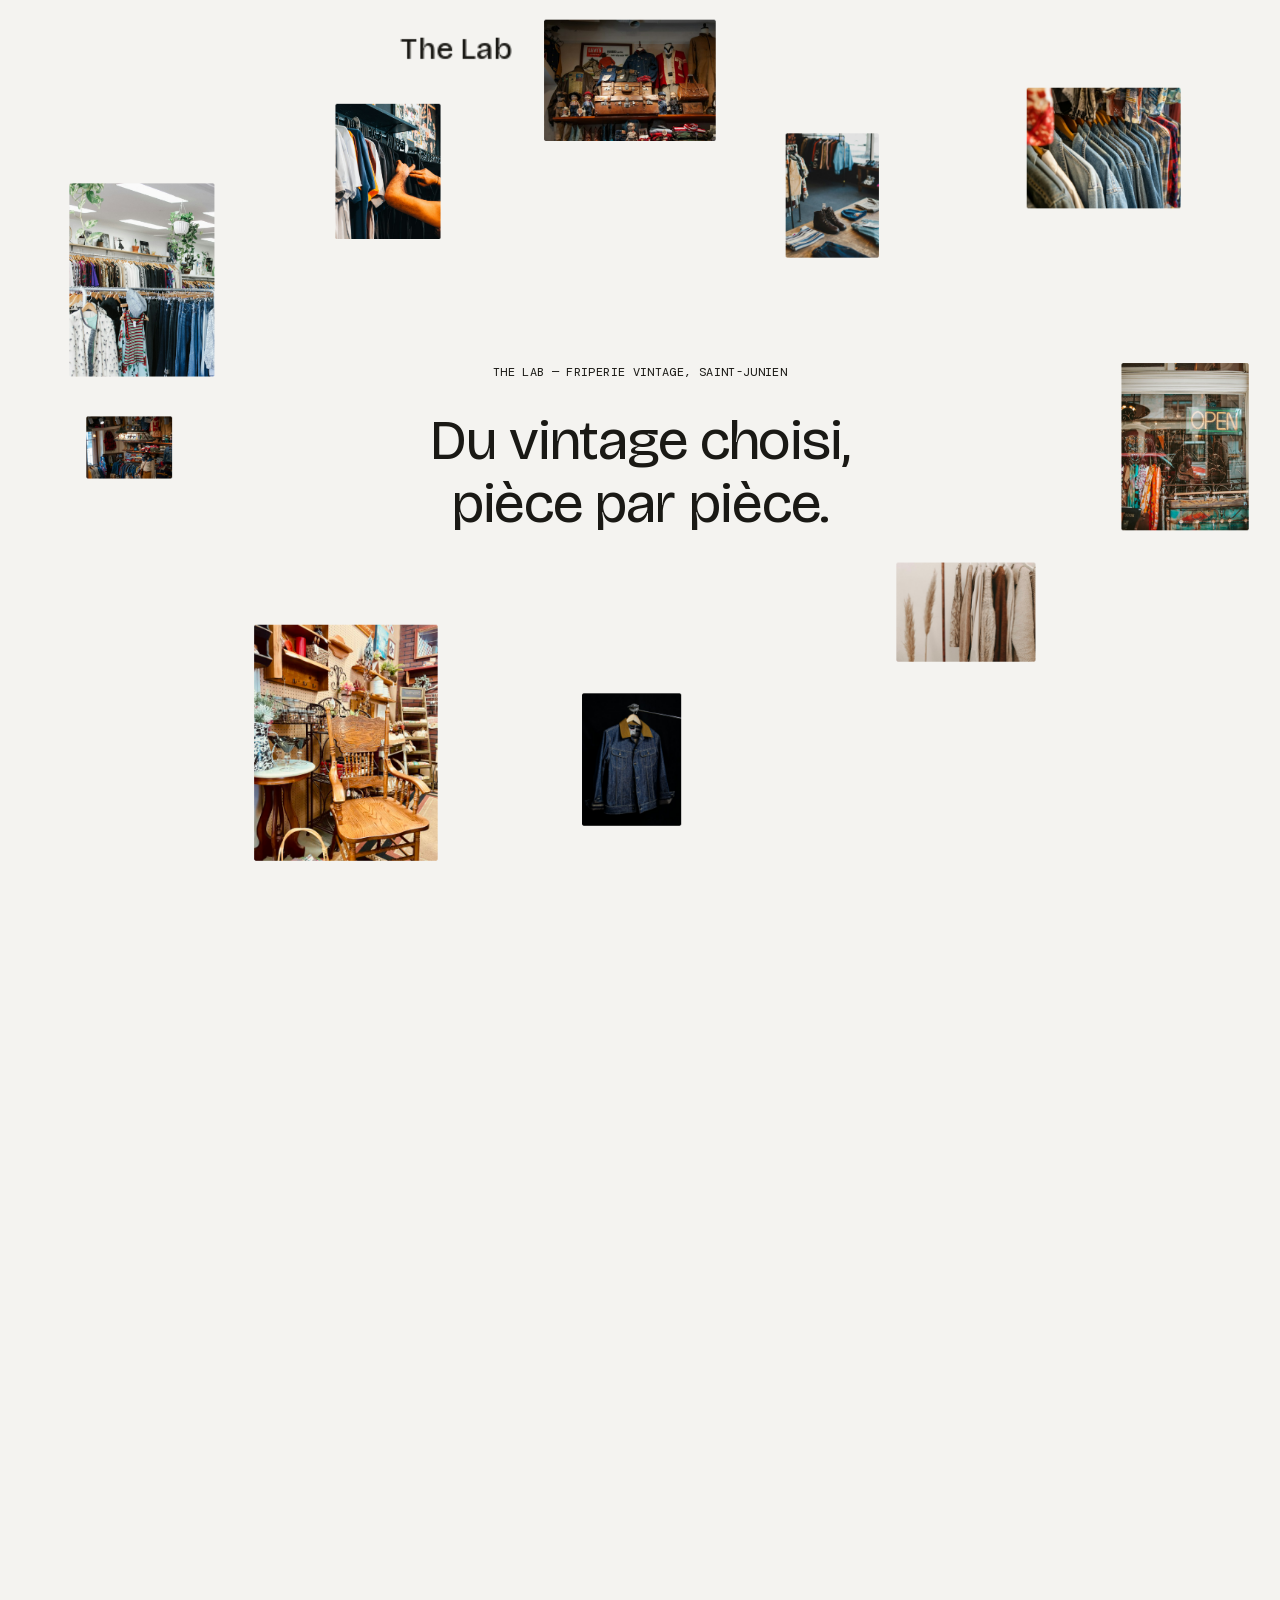
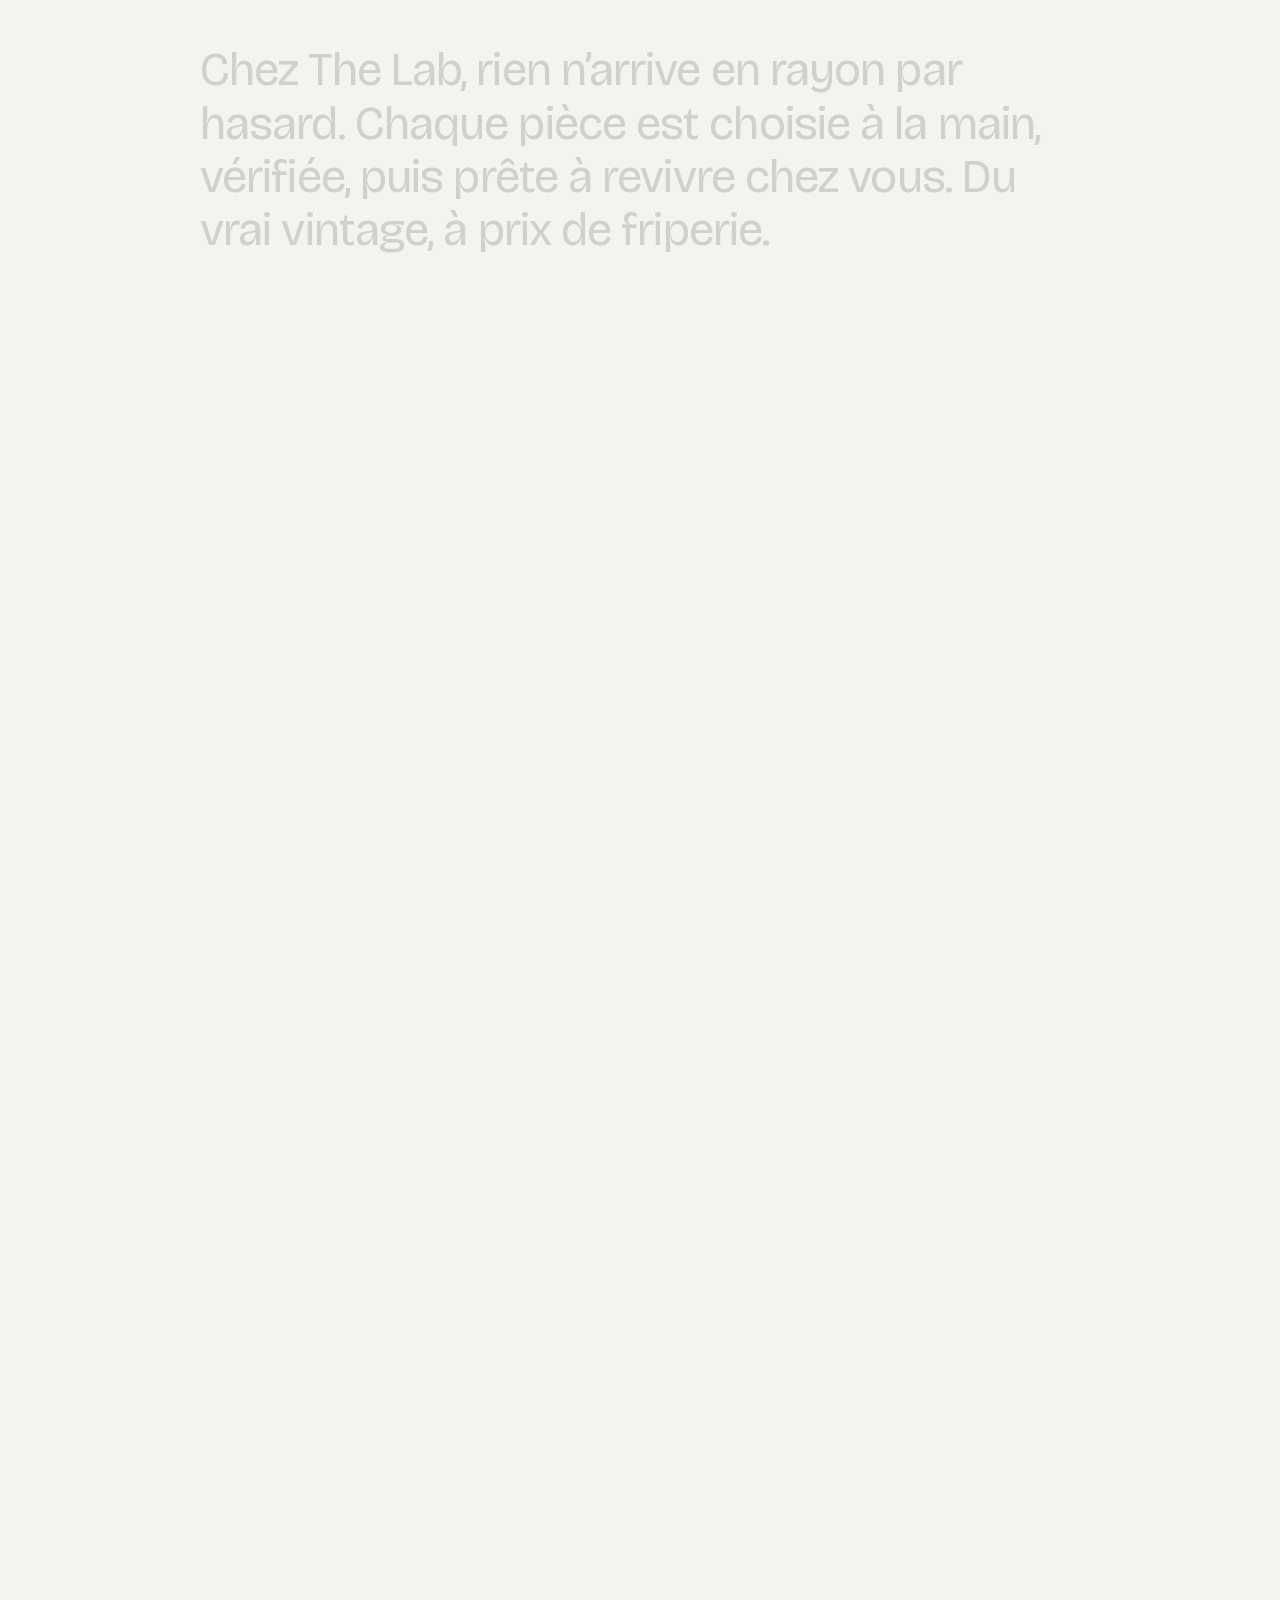
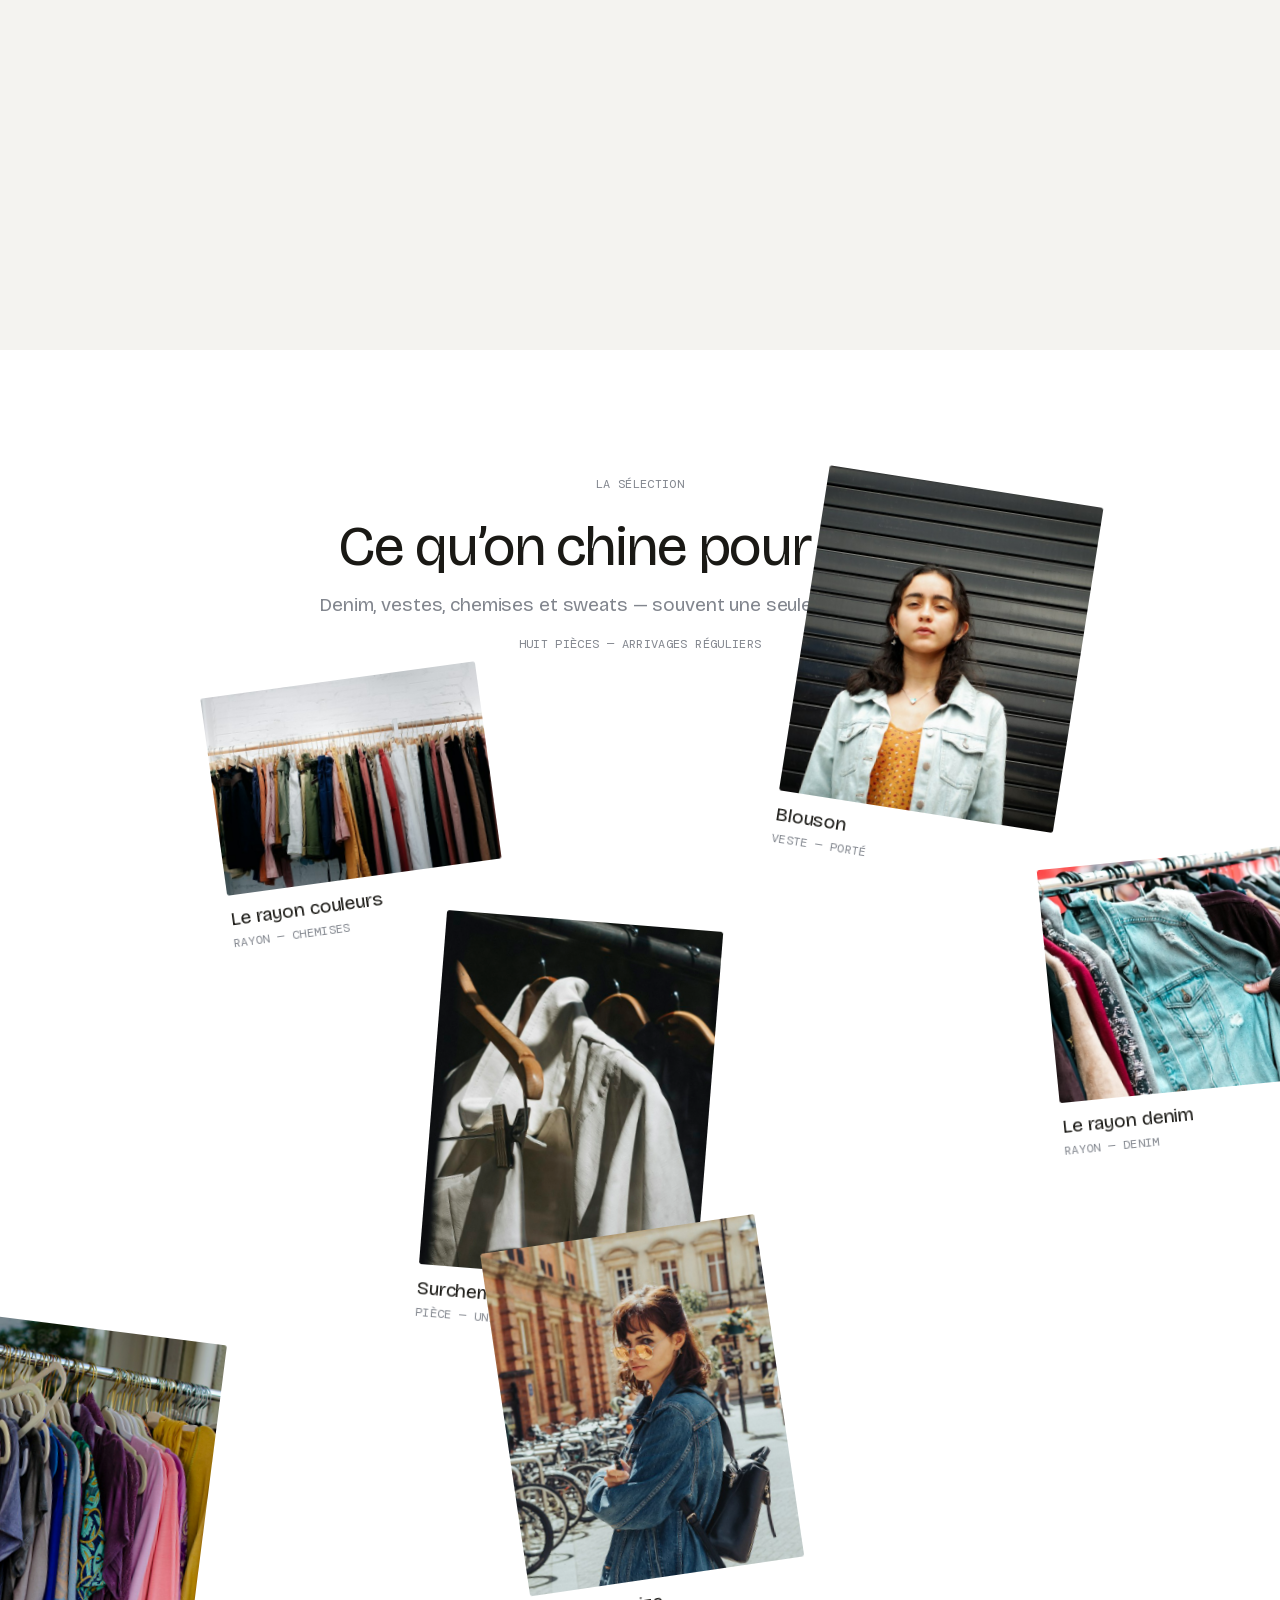
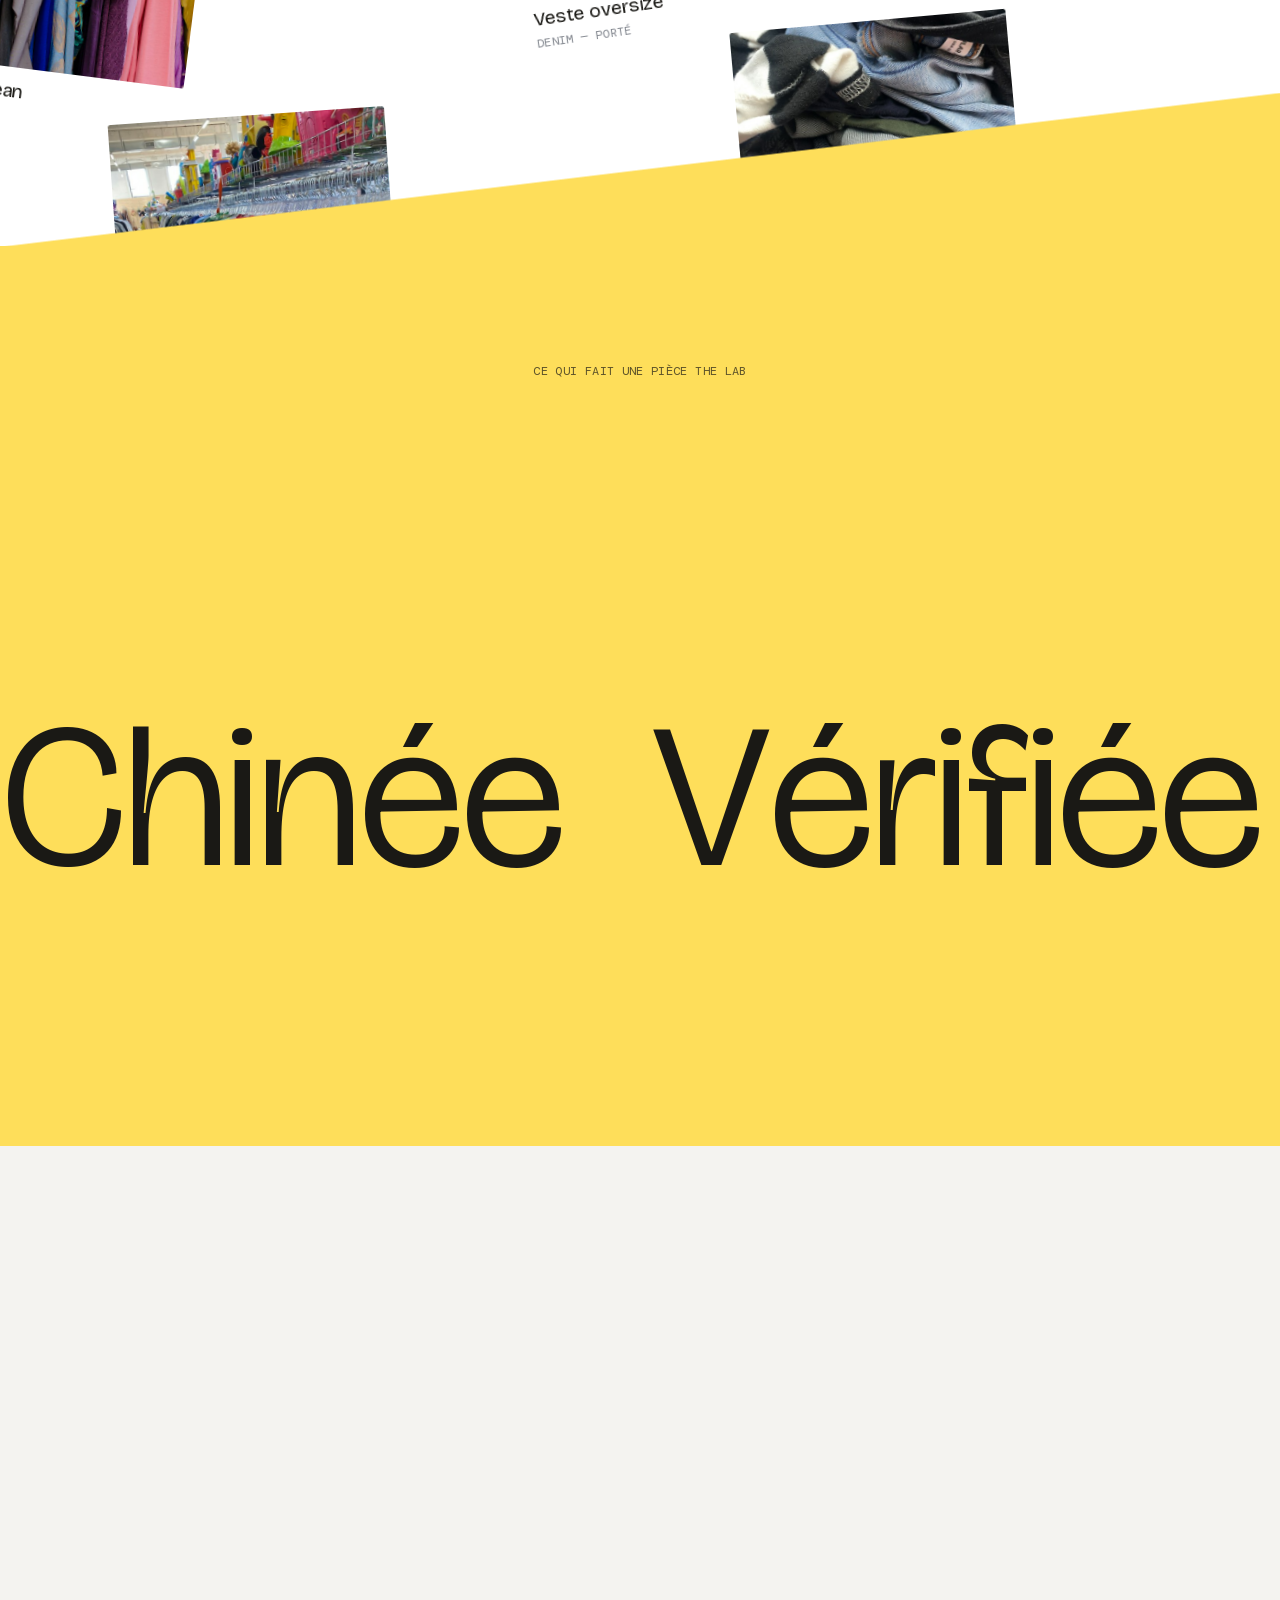
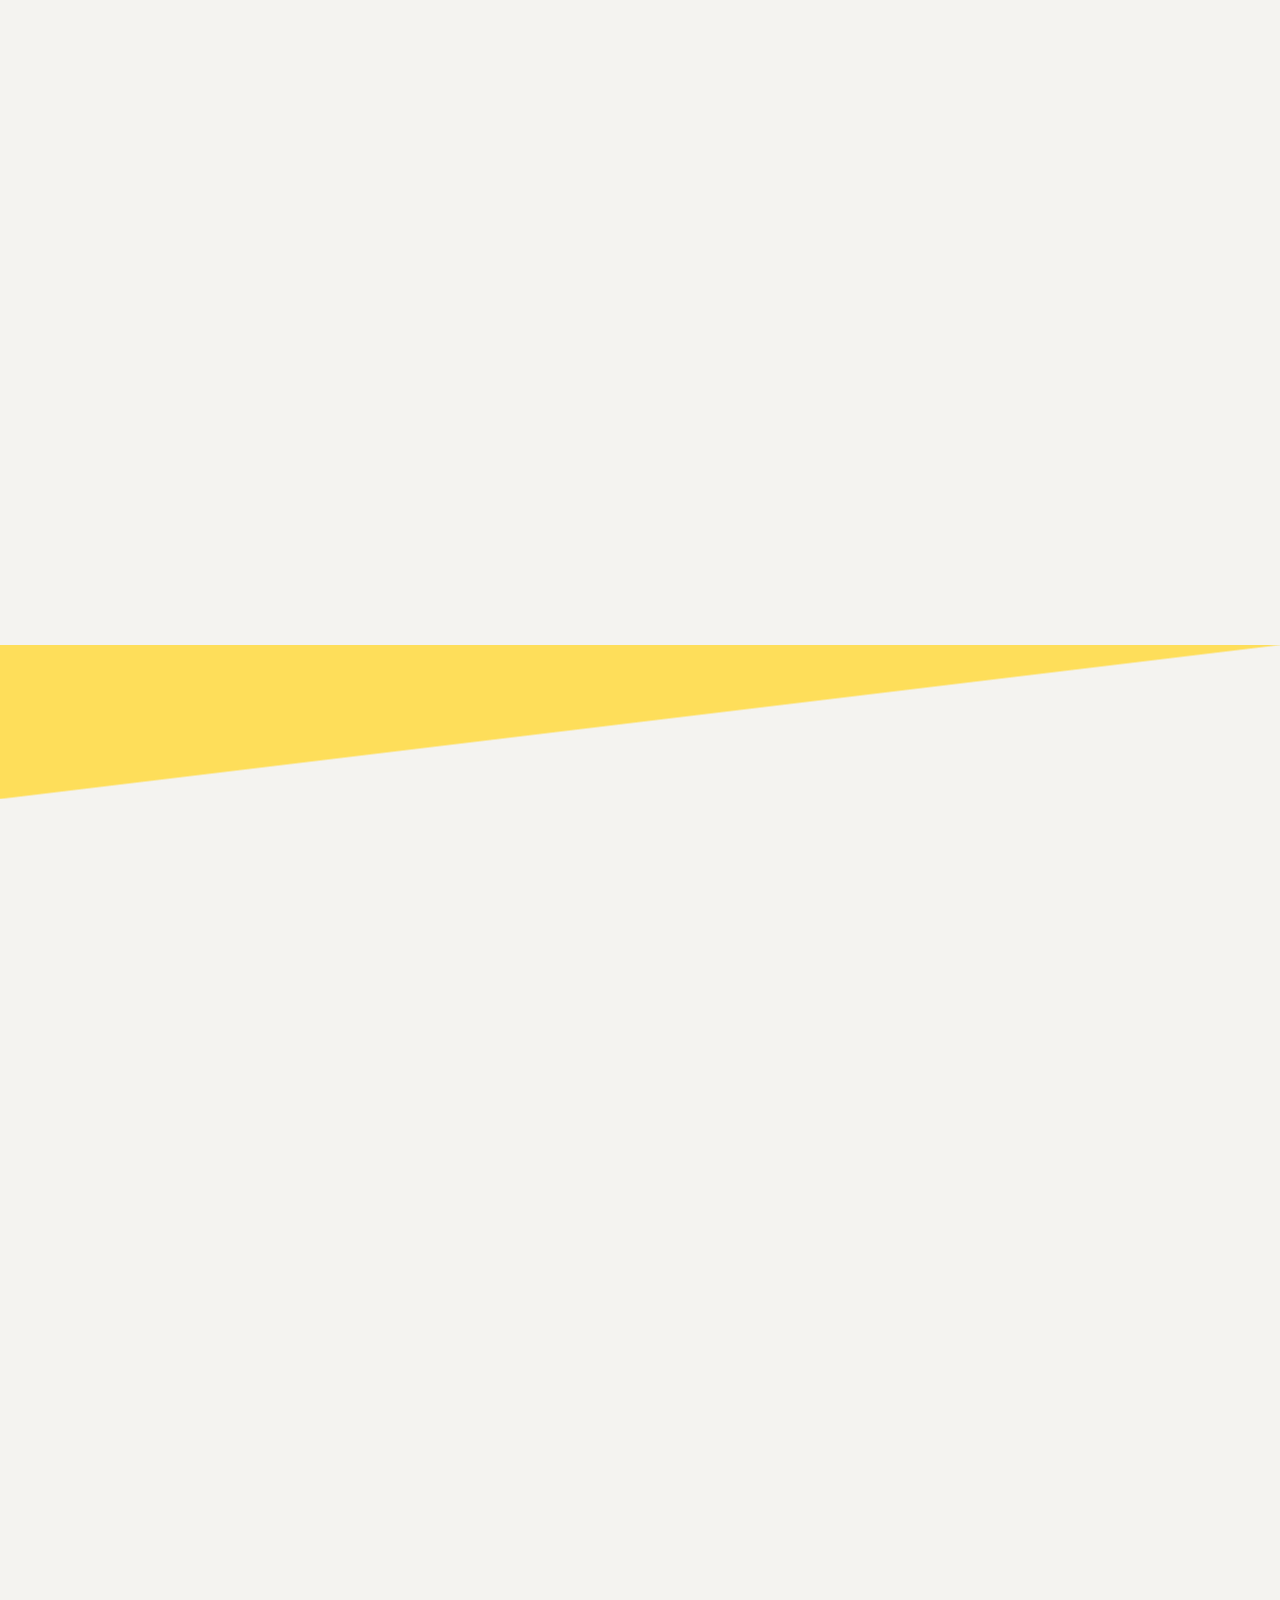
<file: site/index.html>
<!DOCTYPE html>
<html lang="fr">
<head>
  <meta charset="UTF-8">
  <meta name="viewport" content="width=device-width, initial-scale=1.0">
  <title>Friperie vintage — The Lab — Saint-Junien</title>
  <meta name="description" content="The Lab, friperie vintage place Guy Mocquet à Saint-Junien : des pièces de seconde main choisies une à une, vérifiées, à prix de friperie.">
  <!-- Démo de prospection : retirer noindex à la mise en ligne -->
  <meta name="robots" content="noindex">
  <!-- Domaine à définir : remplacer https://thelab-vintage.fr/ partout (canonical, og:url, JSON-LD, sitemap) -->
  <link rel="canonical" href="https://thelab-vintage.fr/">
  <meta property="og:type" content="website">
  <meta property="og:locale" content="fr_FR">
  <meta property="og:title" content="Friperie vintage — The Lab — Saint-Junien">
  <meta property="og:description" content="Des pièces vintage choisies une à une, vérifiées, à prix de friperie. Place Guy Mocquet, Saint-Junien.">
  <meta property="og:url" content="https://thelab-vintage.fr/">
  <meta property="og:image" content="https://thelab-vintage.fr/images/og.jpg">
  <meta property="og:image:width" content="1200">
  <meta property="og:image:height" content="630">
  <meta name="twitter:card" content="summary_large_image">
  <meta name="theme-color" content="#f4f3f0">
  <link rel="icon" href="favicon.png" type="image/png">
  <link rel="apple-touch-icon" href="apple-touch-icon.png">
  <link rel="preload" href="fonts/BricolageGrotesque-latin-3y9K6as8.woff2" as="font" type="font/woff2" crossorigin>
  <link rel="stylesheet" href="fonts.css">
  <link rel="stylesheet" href="styles.css">
  <link rel="stylesheet" href="kodai.css">
  <script type="application/ld+json">
  {
    "@context": "https://schema.org",
    "@type": "ClothingStore",
    "name": "The Lab Vintage Store",
    "description": "Friperie vintage à Saint-Junien.",
    "url": "https://thelab-vintage.fr/",
    "image": "https://thelab-vintage.fr/images/og.jpg",
    "logo": "https://thelab-vintage.fr/images/logo.jpg",
    "address": {
      "@type": "PostalAddress",
      "streetAddress": "Place Guy Mocquet",
      "postalCode": "87200",
      "addressLocality": "Saint-Junien",
      "addressCountry": "FR"
    },
    "sameAs": ["https://www.instagram.com/thelab.vintage/"]
  }
  </script>
</head>
<body>

  <!-- ══════════ PRELOADER ══════════ -->
  <div class="loader" id="loader" aria-hidden="true">
    <div class="loader-inner">
      <p class="loader-wordmark">The Lab</p>
      <span class="loader-rule"><i id="loaderBar"></i></span>
    </div>
  </div>

  <!-- ══════════ CONTENU ══════════ -->
  <main class="smooth" id="smooth">

    <!-- ─── SCÈNE 1 · PASTEBOARD → ZOOM TEXTE → SÉRIE EN LUMIÈRE ─── -->
    <section class="scene s-hero" id="hero" data-pin="5">
      <div class="pin">

        <div class="floaters" aria-hidden="true">
          <figure class="fl" style="--x:-4%;  --y:13%; --w:196px" data-d="0.55"><img src="images/fl-01.jpg" alt=""></figure>
          <figure class="fl" style="--x:21%;   --y:3%; --w:142px" data-d="0.90"><img src="images/fl-02.jpg" alt=""></figure>
          <figure class="fl" style="--x:40%;  --y:-8%; --w:232px" data-d="0.40"><img src="images/fl-03.jpg" alt=""></figure>
          <figure class="fl" style="--x:63%;  --y:7%; --w:126px" data-d="0.75"><img src="images/fl-04.jpg" alt=""></figure>
          <figure class="fl" style="--x:85%;  --y:1%; --w:208px" data-d="1.00"><img src="images/fl-05.jpg" alt=""></figure>
          <figure class="fl" style="--x:-2%;  --y:45%; --w:116px" data-d="0.50"><img src="images/fl-06.jpg" alt=""></figure>
          <figure class="fl" style="--x:94%;  --y:37%; --w:172px" data-d="0.70"><img src="images/fl-07.jpg" alt=""></figure>
          <figure class="fl" style="--x:13%;  --y:71%; --w:248px" data-d="0.35"><img src="images/fl-08.jpg" alt=""></figure>
          <figure class="fl" style="--x:44%;  --y:81%; --w:134px" data-d="0.85"><img src="images/fl-09.jpg" alt=""></figure>
          <figure class="fl" style="--x:73%;  --y:64%; --w:188px" data-d="0.60"><img src="images/fl-10.jpg" alt=""></figure>
        </div>

        <div class="hero-copy">
          <p class="hero-kicker mono" id="heroKicker">THE LAB — FRIPERIE VINTAGE, SAINT-JUNIEN</p>
          <h1 class="hero-title">
            <span class="hero-line1" id="heroLine1">Du vintage choisi,</span>
            <span class="hero-line2" id="heroLine2">
              <span class="hl">pièce par</span>
              <span class="grow" id="grow1"><img src="images/hero.jpg" alt="Portant de vestes et chemises vintage aux couleurs variées"></span>
              <span class="hl">pièce.</span>
            </span>
          </h1>
        </div>

        <!-- calque plein écran : titre blanc sur l'image -->
        <div class="spot" id="spot" aria-hidden="true">
          <h2 class="spot-intro" id="spotIntro"><span>Friperie</span> <span>vintage</span> <span>—</span> <span>place</span> <span>Guy</span> <span>Mocquet.</span></h2>
        </div>

      </div>
    </section>

    <!-- ─── SCÈNE 2 · MANIFESTE (remplissage caractère par caractère) ─── -->
    <section class="scene s-fill" id="manifeste" data-pin="3.5">
      <div class="pin">
        <p class="fill-text" id="fillText">Chez The Lab, rien n’arrive en rayon par hasard. Chaque pièce est choisie à la main, vérifiée, puis prête à <span class="boxed" id="boxedPhrase">revivre chez vous<svg class="box-svg" viewBox="0 0 100 100" preserveAspectRatio="none"><path id="boxPath" d="M50,6 C88,4 98,22 97,50 C96,82 76,96 49,95 C16,94 3,76 4,48 C5,18 20,7 50,6 Z"/></svg></span> Du vrai vintage, à prix de friperie.</p>
      </div>
    </section>

    <!-- ─── SCÈNE 3 · SÉLECTION (panneau blanc, masonry parallaxe) ─── -->
    <section class="collection" id="travaux">
      <header class="coll-head">
        <p class="mono ash">LA SÉLECTION</p>
        <h2 class="coll-title" id="collTitle">Ce qu’on chine pour vous</h2>
        <p class="coll-sub">Denim, vestes, chemises et sweats — souvent une seule pièce de chaque.</p>
        <p class="mono ash">HUIT PIÈCES — ARRIVAGES RÉGULIERS</p>
      </header>

      <div id="collGrid"></div>
    </section>

    <!-- ─── 5 · DEVISE — train de mots-clés géants sur bande lime ─── -->
    <div class="band" id="temps">
      <div class="diag to-lime" aria-hidden="true"></div>
      <section class="scene s-motto" data-pin="4">
        <div class="pin motto-pin">
          <p class="motto-kicker mono" id="mottoKicker">CE QUI FAIT UNE PIÈCE THE LAB</p>
          <div class="motto-track" id="mottoTrack"></div>
          <p class="motto-hint mono" id="mottoHint"></p>
        </div>
      </section>
      <div class="diag from-lime" aria-hidden="true"></div>
    </div>

    <!-- ─── SCÈNE 5 · « UN PROJET, 3 ÉTAPES » → LE PROCESSUS IMMERSIF ─── -->
    <section class="scene s-night" id="explorer" data-pin="9">
      <div class="pin">

        <div class="night-line" id="nightLine">
          <span class="hl nw" id="nw1">Une</span>
          <span class="hl nw" id="nw2">pièce,</span>
          <span class="grow" id="grow2"><img src="images/processus.jpg" alt="Mains qui fouillent un portant de chemises vintage"></span>
          <span class="hl nw" id="nw3">3 étapes.</span>
        </div>

        <!-- compteur monumental : le numéro d'étape défile comme un odomètre -->
        <div class="bignum" id="bigNum" aria-hidden="true"><span class="bignum-fixed">0</span><span class="bignum-roll"><span id="bigRoll"></span></span></div>

        <!-- contenu de l'étape, à gauche -->
        <div class="psteps" id="psteps"></div>

        <p class="steps-cta" id="stepsCta">
          <a href="#contact" data-nav id="stepsCtaLink">Passer en boutique →<svg class="cta-oval" viewBox="0 0 100 100" preserveAspectRatio="none" aria-hidden="true"><path id="ctaOval" d="M50,6 C88,4 98,22 97,50 C96,82 76,96 49,95 C16,94 3,76 4,48 C5,18 20,7 50,6 Z"/></svg></a>
        </p>

        <!-- rideau de lames : essuie le plein écran SANS jamais dézoomer -->
        <div class="wipe" id="nightWipe" aria-hidden="true"><span></span><span></span><span></span><span></span><span></span><span></span><span></span></div>

      </div>
    </section>

    <!-- ─── 8 · PREUVE SOCIALE — citation en rideau, guillemets géants ─── -->
    <section class="scene s-quote" id="temoignage" data-pin="3">
      <div class="pin">
        <div class="q-stack">
          <span class="q-glyph" aria-hidden="true">“</span>
          <blockquote class="q-block">
            <p class="q-text" id="quoteText"></p>
          </blockquote>
          <div class="q-sign">
            <span class="q-rule" aria-hidden="true"></span>
            <div class="q-sign-row" id="quoteAuthorWrap">
              <p class="q-name" id="quoteAuthor"></p>
              <p class="q-ctx mono ash" id="figKicker"></p>
              <p class="q-fig" id="bigFigure"><span class="fig-pre" id="figPre"></span><span class="fig-val" id="figVal">0</span><span class="fig-unit" id="figUnit"></span></p>
            </div>
          </div>
        </div>
      </div>
    </section>

    <!-- ─── SCÈNE 9 · OBJECTIONS — PHRASES + TRAÎNÉE D'IMAGES SOUS LA SOURIS ─── -->
    <section class="scene s-final" id="final" data-pin="2.6">
      <div class="pin">
        <p class="final-text">
          <span class="fs" id="fs1">Pas de neuf.</span>
          <span class="fs" id="fs2">Pas de série.</span>
          <span class="fs" id="fs3">Pas de frime.</span><br>
          <span class="fs" id="fs4">Juste du vintage, <span class="pill" id="pillPhrase">bien choisi.<svg class="pill-svg" viewBox="0 0 100 100" preserveAspectRatio="none"><path id="pillPath" d="M50,6 C88,4 98,22 97,50 C96,82 76,96 49,95 C16,94 3,76 4,48 C5,18 20,7 50,6 Z"/></svg></span></span>
        </p>

        <!-- réserve d'images pour la traînée sous la souris -->
        <div class="trail" id="trail" aria-hidden="true">
          <img src="images/trail-01.jpg"   style="--tw:150px" alt="">
          <img src="images/trail-02.jpg"   style="--tw:190px" alt="">
          <img src="images/trail-03.jpg"  style="--tw:120px" alt="">
          <img src="images/trail-04.jpg"  style="--tw:200px" alt="">
          <img src="images/trail-05.jpg" style="--tw:96px"  alt="">
          <img src="images/trail-06.jpg"  style="--tw:170px" alt="">
          <img src="images/trail-07.jpg"  style="--tw:34px"  alt="">
          <img src="images/trail-08.jpg"  style="--tw:140px" alt="">
          <img src="images/trail-09.jpg"  style="--tw:200px" alt="">
          <img src="images/trail-10.jpg" style="--tw:110px" alt="">
          <img src="images/trail-11.jpg"  style="--tw:28px"  alt="">
          <img src="images/trail-12.jpg"  style="--tw:160px" alt="">
          <img src="images/trail-13.jpg"  style="--tw:130px" alt="">
          <img src="images/trail-14.jpg"  style="--tw:180px" alt="">
          <img src="images/trail-15.jpg"  style="--tw:40px"  alt="">
          <img src="images/trail-16.jpg"  style="--tw:150px" alt="">
          <img src="images/trail-17.jpg"  style="--tw:120px" alt="">
          <img src="images/trail-18.jpg"  style="--tw:200px" alt="">
          <img src="images/trail-19.jpg" style="--tw:100px" alt="">
          <img src="images/trail-20.jpg"  style="--tw:170px" alt="">
        </div>
      </div>
    </section>

    <!-- ─── FOOTER ─── -->
    <footer class="footer" id="contact">
      <p class="footer-kicker mono ash reveal">UNE PIÈCE VOUS A TAPÉ DANS L’ŒIL ?</p>
      <a class="footer-mail reveal" href="mailto:contact@thelab-vintage.fr"><span class="footer-mail-text">contact@thelab-vintage.fr</span></a>
      <p class="footer-reassurance mono ash reveal">PLACE GUY MOCQUET — 87200 SAINT-JUNIEN</p>
      <h2 class="footer-name" id="footerName" aria-label="The Lab">The Lab</h2>
      <div class="footer-bottom">
        <p class="mono ash">© 2026 — SAINT-JUNIEN, FRANCE</p>
        <p class="mono"><a href="https://www.instagram.com/thelab.vintage/" target="_blank" rel="noopener">INSTAGRAM ↗</a></p>
        <p class="mono ash">GENUINE VINTAGE STORE</p>
      </div>
      <nav class="footer-legal mono" aria-label="Informations légales">
        <a href="mentions-legales.html">MENTIONS LÉGALES</a>
        <a href="confidentialite.html">CONFIDENTIALITÉ</a>
      </nav>
    </footer>

  </main>

  <!-- ══════════ CHROME FIXE — barre flottante en haut ══════════ -->

  <header class="dock" id="dock">
    <a class="dock-wordmark" href="#hero" data-nav>The Lab</a>
    <nav class="dock-nav" aria-label="Navigation principale">
      <a class="dock-link mono" href="#travaux" data-nav>PIÈCES</a>
      <a class="dock-link mono" href="#explorer" data-nav data-landing="0.8">MÉTHODE</a>
    </nav>
    <a class="dock-cta mono" href="#contact" data-nav>VENIR</a>
  </header>

  <script src="content.js"></script>
  <script src="app.js"></script>
</body>
</html>
</file>
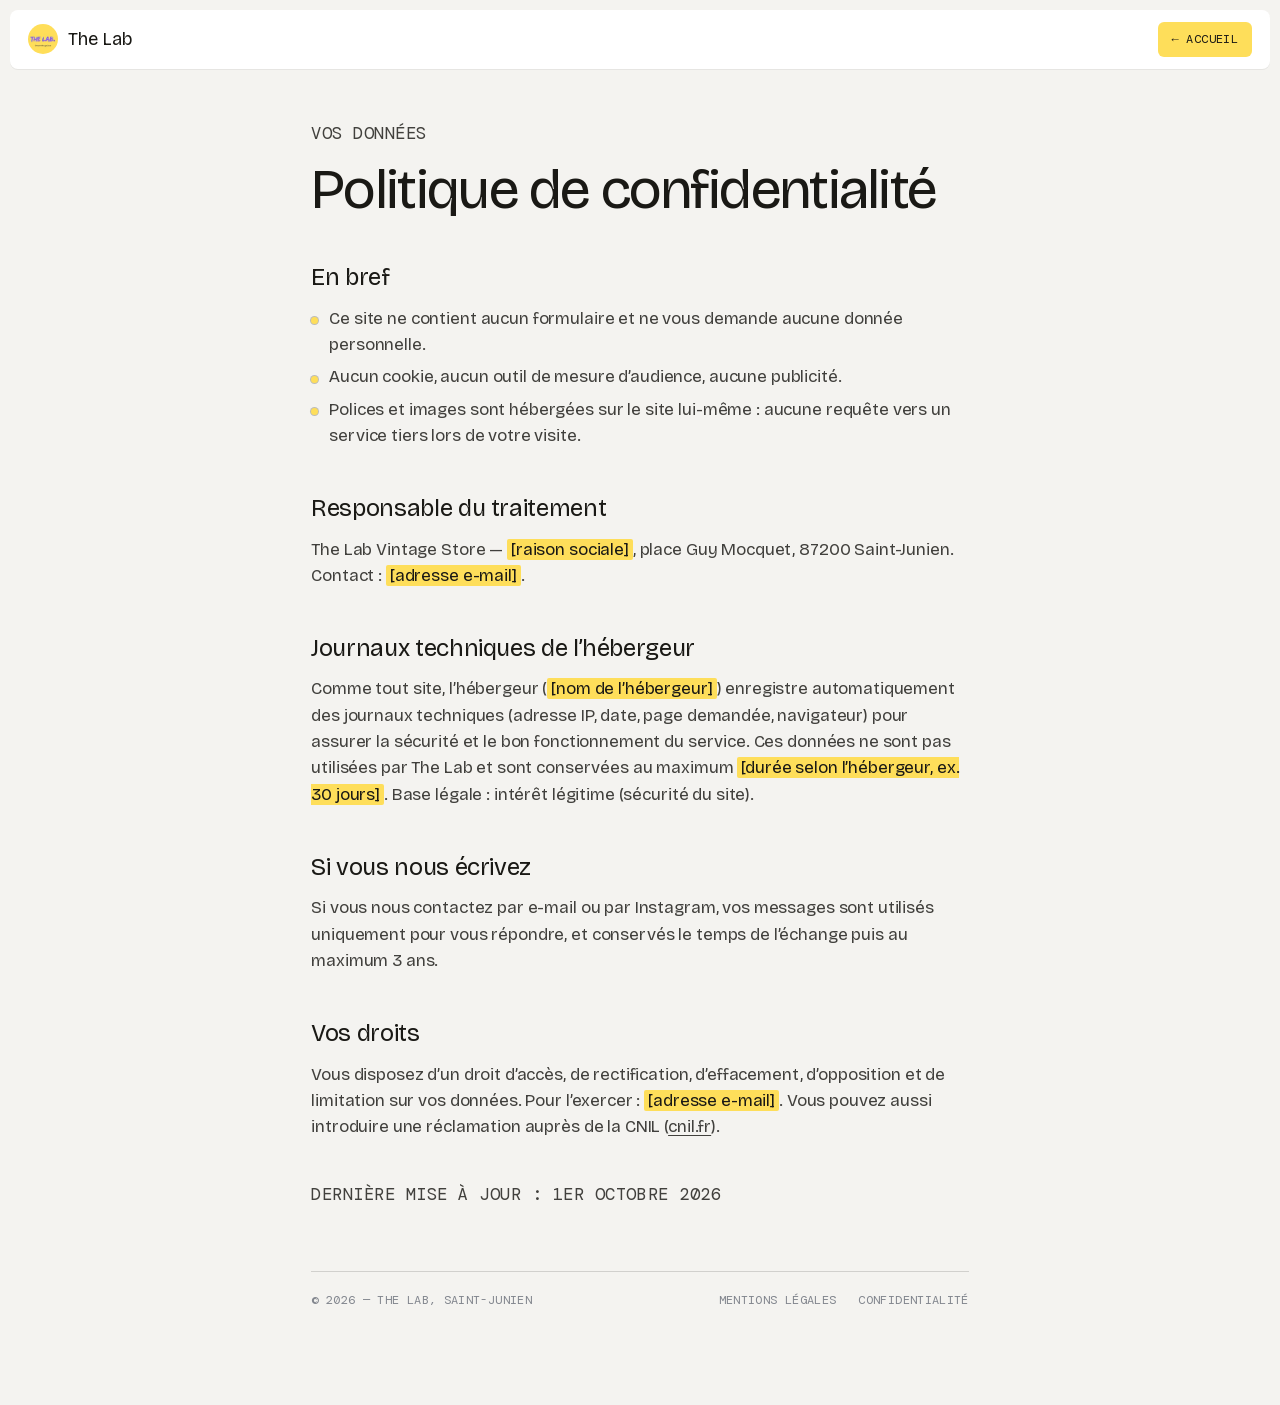
<file: site/confidentialite.html>
<!DOCTYPE html>
<html lang="fr">
<head>
  <meta charset="UTF-8">
  <meta name="viewport" content="width=device-width, initial-scale=1.0">
  <title>Confidentialité — The Lab — Saint-Junien</title>
  <meta name="description" content="Politique de confidentialité du site de The Lab, friperie vintage à Saint-Junien.">
  <meta name="robots" content="noindex">
  <meta name="theme-color" content="#f4f3f0">
  <link rel="icon" href="favicon.png" type="image/png">
  <link rel="apple-touch-icon" href="apple-touch-icon.png">
  <link rel="stylesheet" href="fonts.css">
  <link rel="stylesheet" href="styles.css">
  <link rel="stylesheet" href="kodai.css">
</head>
<body>
  <header class="page-top">
    <a class="brand" href="./">The Lab</a>
    <a class="back mono" href="./">← ACCUEIL</a>
  </header>
  <main class="page">
    <p class="mono ash">VOS DONNÉES</p>
    <h1>Politique de confidentialité</h1>

    <h2>En bref</h2>
    <ul>
      <li>Ce site ne contient aucun formulaire et ne vous demande aucune donnée personnelle.</li>
      <li>Aucun cookie, aucun outil de mesure d’audience, aucune publicité.</li>
      <li>Polices et images sont hébergées sur le site lui-même : aucune requête vers un service tiers lors de votre visite.</li>
    </ul>

    <h2>Responsable du traitement</h2>
    <p>The Lab Vintage Store — <span class="todo">[raison sociale]</span>, place Guy Mocquet, 87200 Saint-Junien. Contact : <span class="todo">[adresse e-mail]</span>.</p>

    <h2>Journaux techniques de l’hébergeur</h2>
    <p>Comme tout site, l’hébergeur (<span class="todo">[nom de l’hébergeur]</span>) enregistre automatiquement des journaux techniques (adresse IP, date, page demandée, navigateur) pour assurer la sécurité et le bon fonctionnement du service. Ces données ne sont pas utilisées par The Lab et sont conservées au maximum <span class="todo">[durée selon l’hébergeur, ex. 30 jours]</span>. Base légale : intérêt légitime (sécurité du site).</p>

    <h2>Si vous nous écrivez</h2>
    <p>Si vous nous contactez par e-mail ou par Instagram, vos messages sont utilisés uniquement pour vous répondre, et conservés le temps de l’échange puis au maximum 3 ans.</p>

    <h2>Vos droits</h2>
    <p>Vous disposez d’un droit d’accès, de rectification, d’effacement, d’opposition et de limitation sur vos données. Pour l’exercer : <span class="todo">[adresse e-mail]</span>. Vous pouvez aussi introduire une réclamation auprès de la CNIL (<a class="u" href="https://www.cnil.fr" target="_blank" rel="noopener">cnil.fr</a>).</p>

    <p class="mono ash" style="margin-top:40px">DERNIÈRE MISE À JOUR : 1ER OCTOBRE 2026</p>
    <footer class="page-foot mono ash">
      <span>© 2026 — THE LAB, SAINT-JUNIEN</span>
      <span><a href="mentions-legales.html">MENTIONS LÉGALES</a>&nbsp;&nbsp;&nbsp;<a href="confidentialite.html">CONFIDENTIALITÉ</a></span>
    </footer>
  </main>
</body>
</html>
</file>
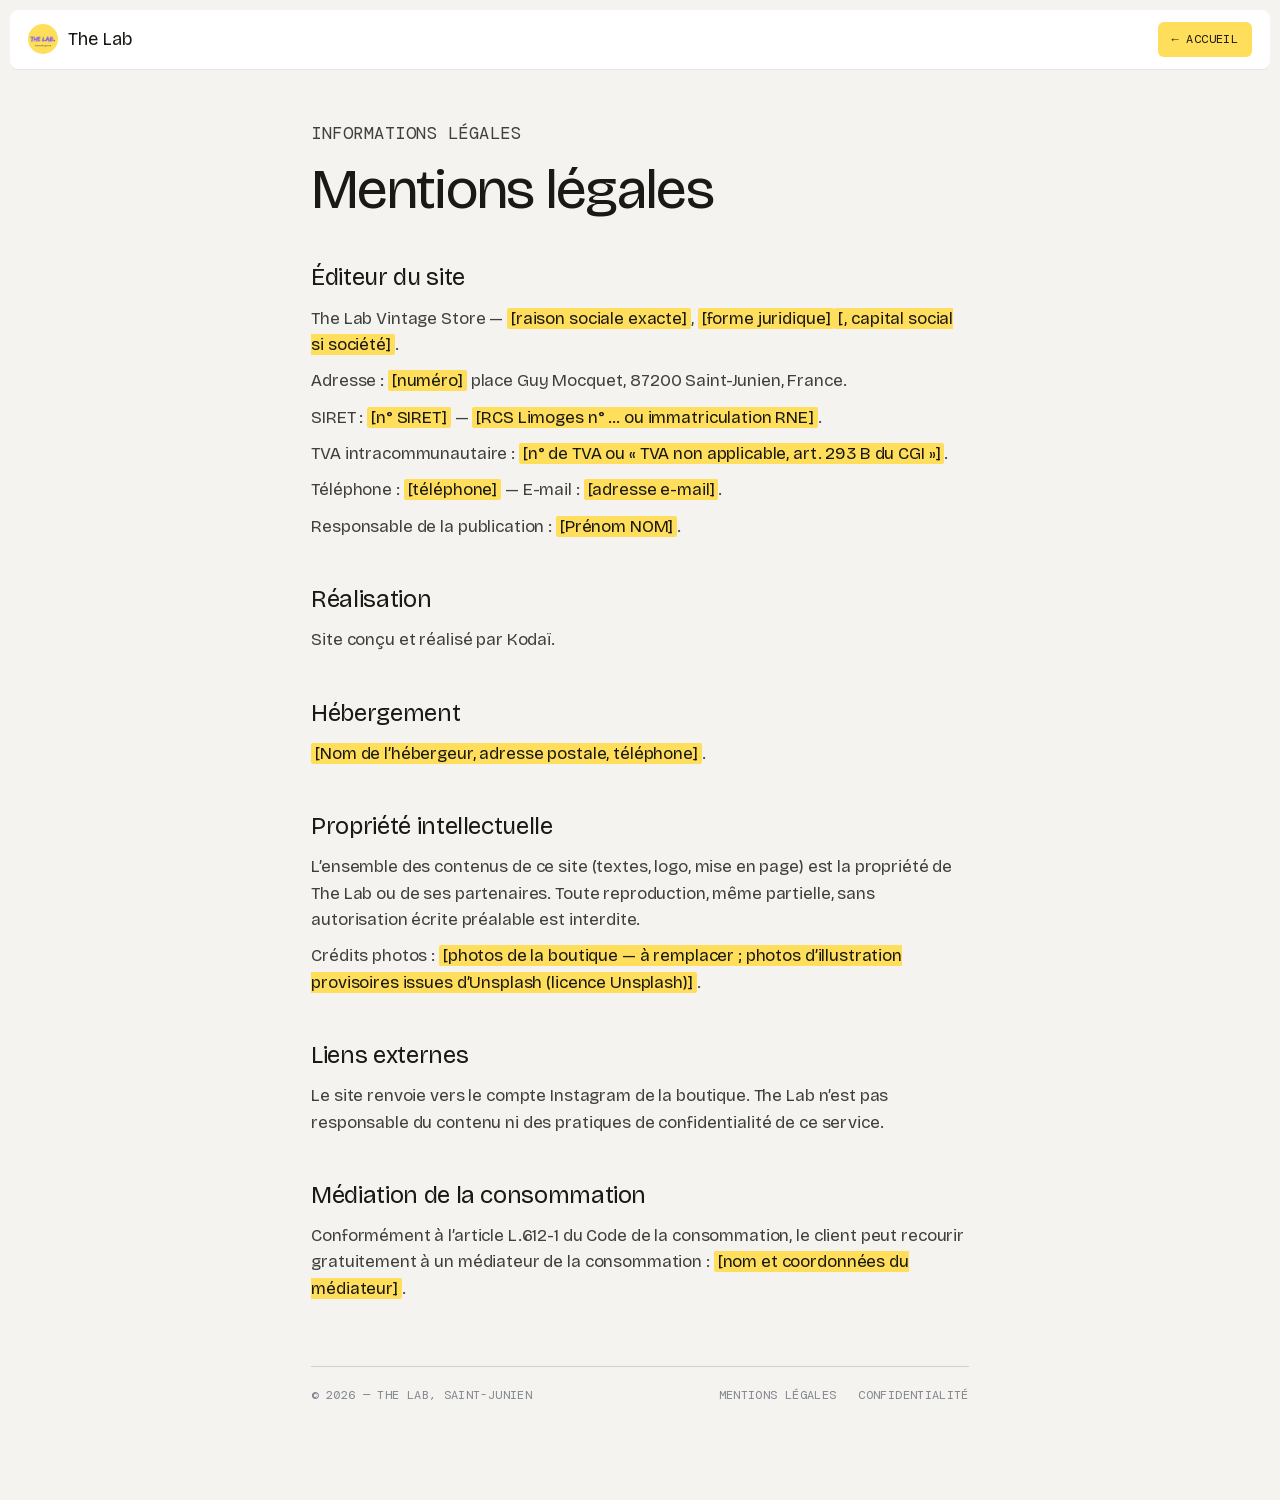
<file: site/mentions-legales.html>
<!DOCTYPE html>
<html lang="fr">
<head>
  <meta charset="UTF-8">
  <meta name="viewport" content="width=device-width, initial-scale=1.0">
  <title>Mentions légales — The Lab — Saint-Junien</title>
  <meta name="description" content="Mentions légales du site de The Lab, friperie vintage à Saint-Junien.">
  <meta name="robots" content="noindex">
  <meta name="theme-color" content="#f4f3f0">
  <link rel="icon" href="favicon.png" type="image/png">
  <link rel="apple-touch-icon" href="apple-touch-icon.png">
  <link rel="stylesheet" href="fonts.css">
  <link rel="stylesheet" href="styles.css">
  <link rel="stylesheet" href="kodai.css">
</head>
<body>
  <header class="page-top">
    <a class="brand" href="./">The Lab</a>
    <a class="back mono" href="./">← ACCUEIL</a>
  </header>
  <main class="page">
    <p class="mono ash">INFORMATIONS LÉGALES</p>
    <h1>Mentions légales</h1>

    <h2>Éditeur du site</h2>
    <p>The Lab Vintage Store — <span class="todo">[raison sociale exacte]</span>, <span class="todo">[forme juridique]</span><span class="todo">[, capital social si société]</span>.</p>
    <p>Adresse : <span class="todo">[numéro]</span> place Guy Mocquet, 87200 Saint-Junien, France.</p>
    <p>SIRET : <span class="todo">[n° SIRET]</span> — <span class="todo">[RCS Limoges n° … ou immatriculation RNE]</span>.</p>
    <p>TVA intracommunautaire : <span class="todo">[n° de TVA ou « TVA non applicable, art. 293 B du CGI »]</span>.</p>
    <p>Téléphone : <span class="todo">[téléphone]</span> — E-mail : <span class="todo">[adresse e-mail]</span>.</p>
    <p>Responsable de la publication : <span class="todo">[Prénom NOM]</span>.</p>

    <h2>Réalisation</h2>
    <p>Site conçu et réalisé par Kodaï.</p>

    <h2>Hébergement</h2>
    <p><span class="todo">[Nom de l’hébergeur, adresse postale, téléphone]</span>.</p>

    <h2>Propriété intellectuelle</h2>
    <p>L’ensemble des contenus de ce site (textes, logo, mise en page) est la propriété de The Lab ou de ses partenaires. Toute reproduction, même partielle, sans autorisation écrite préalable est interdite.</p>
    <p>Crédits photos : <span class="todo">[photos de la boutique — à remplacer ; photos d’illustration provisoires issues d’Unsplash (licence Unsplash)]</span>.</p>

    <h2>Liens externes</h2>
    <p>Le site renvoie vers le compte Instagram de la boutique. The Lab n’est pas responsable du contenu ni des pratiques de confidentialité de ce service.</p>

    <h2>Médiation de la consommation</h2>
    <p>Conformément à l’article L.612-1 du Code de la consommation, le client peut recourir gratuitement à un médiateur de la consommation : <span class="todo">[nom et coordonnées du médiateur]</span>.</p>
    <footer class="page-foot mono ash">
      <span>© 2026 — THE LAB, SAINT-JUNIEN</span>
      <span><a href="mentions-legales.html">MENTIONS LÉGALES</a>&nbsp;&nbsp;&nbsp;<a href="confidentialite.html">CONFIDENTIALITÉ</a></span>
    </footer>
  </main>
</body>
</html>
</file>
<file: site/fonts.css>
/* Polices auto-hébergées (RGPD : aucune requête vers Google) */
/* latin-ext */
@font-face {
  font-family: 'Bricolage Grotesque';
  font-style: normal;
  font-weight: 300;
  font-stretch: 100%;
  font-display: swap;
  src: url(fonts/BricolageGrotesque-latin-ext-3y9K6as8.woff2) format('woff2');
  unicode-range: U+0100-02BA, U+02BD-02C5, U+02C7-02CC, U+02CE-02D7, U+02DD-02FF, U+0304, U+0308, U+0329, U+1D00-1DBF, U+1E00-1E9F, U+1EF2-1EFF, U+2020, U+20A0-20AB, U+20AD-20C0, U+2113, U+2C60-2C7F, U+A720-A7FF;
}
/* latin */
@font-face {
  font-family: 'Bricolage Grotesque';
  font-style: normal;
  font-weight: 300;
  font-stretch: 100%;
  font-display: swap;
  src: url(fonts/BricolageGrotesque-latin-3y9K6as8.woff2) format('woff2');
  unicode-range: U+0000-00FF, U+0131, U+0152-0153, U+02BB-02BC, U+02C6, U+02DA, U+02DC, U+0304, U+0308, U+0329, U+2000-206F, U+20AC, U+2122, U+2191, U+2193, U+2212, U+2215, U+FEFF, U+FFFD;
}
/* latin-ext */
@font-face {
  font-family: 'Bricolage Grotesque';
  font-style: normal;
  font-weight: 400;
  font-stretch: 100%;
  font-display: swap;
  src: url(fonts/BricolageGrotesque-latin-ext-3y9K6as8.woff2) format('woff2');
  unicode-range: U+0100-02BA, U+02BD-02C5, U+02C7-02CC, U+02CE-02D7, U+02DD-02FF, U+0304, U+0308, U+0329, U+1D00-1DBF, U+1E00-1E9F, U+1EF2-1EFF, U+2020, U+20A0-20AB, U+20AD-20C0, U+2113, U+2C60-2C7F, U+A720-A7FF;
}
/* latin */
@font-face {
  font-family: 'Bricolage Grotesque';
  font-style: normal;
  font-weight: 400;
  font-stretch: 100%;
  font-display: swap;
  src: url(fonts/BricolageGrotesque-latin-3y9K6as8.woff2) format('woff2');
  unicode-range: U+0000-00FF, U+0131, U+0152-0153, U+02BB-02BC, U+02C6, U+02DA, U+02DC, U+0304, U+0308, U+0329, U+2000-206F, U+20AC, U+2122, U+2191, U+2193, U+2212, U+2215, U+FEFF, U+FFFD;
}
/* latin-ext */
@font-face {
  font-family: 'Bricolage Grotesque';
  font-style: normal;
  font-weight: 500;
  font-stretch: 100%;
  font-display: swap;
  src: url(fonts/BricolageGrotesque-latin-ext-3y9K6as8.woff2) format('woff2');
  unicode-range: U+0100-02BA, U+02BD-02C5, U+02C7-02CC, U+02CE-02D7, U+02DD-02FF, U+0304, U+0308, U+0329, U+1D00-1DBF, U+1E00-1E9F, U+1EF2-1EFF, U+2020, U+20A0-20AB, U+20AD-20C0, U+2113, U+2C60-2C7F, U+A720-A7FF;
}
/* latin */
@font-face {
  font-family: 'Bricolage Grotesque';
  font-style: normal;
  font-weight: 500;
  font-stretch: 100%;
  font-display: swap;
  src: url(fonts/BricolageGrotesque-latin-3y9K6as8.woff2) format('woff2');
  unicode-range: U+0000-00FF, U+0131, U+0152-0153, U+02BB-02BC, U+02C6, U+02DA, U+02DC, U+0304, U+0308, U+0329, U+2000-206F, U+20AC, U+2122, U+2191, U+2193, U+2212, U+2215, U+FEFF, U+FFFD;
}
/* latin-ext */
@font-face {
  font-family: 'DM Mono';
  font-style: normal;
  font-weight: 400;
  font-display: swap;
  src: url(fonts/DMMono-latin-ext-aFTU7PB1.woff2) format('woff2');
  unicode-range: U+0100-02BA, U+02BD-02C5, U+02C7-02CC, U+02CE-02D7, U+02DD-02FF, U+0304, U+0308, U+0329, U+1D00-1DBF, U+1E00-1E9F, U+1EF2-1EFF, U+2020, U+20A0-20AB, U+20AD-20C0, U+2113, U+2C60-2C7F, U+A720-A7FF;
}
/* latin */
@font-face {
  font-family: 'DM Mono';
  font-style: normal;
  font-weight: 400;
  font-display: swap;
  src: url(fonts/DMMono-latin-aFTU7PB1.woff2) format('woff2');
  unicode-range: U+0000-00FF, U+0131, U+0152-0153, U+02BB-02BC, U+02C6, U+02DA, U+02DC, U+0304, U+0308, U+0329, U+2000-206F, U+20AC, U+2122, U+2191, U+2193, U+2212, U+2215, U+FEFF, U+FFFD;
}
/* latin-ext */
@font-face {
  font-family: 'DM Mono';
  font-style: normal;
  font-weight: 500;
  font-display: swap;
  src: url(fonts/DMMono-latin-ext-aFTR7PB1.woff2) format('woff2');
  unicode-range: U+0100-02BA, U+02BD-02C5, U+02C7-02CC, U+02CE-02D7, U+02DD-02FF, U+0304, U+0308, U+0329, U+1D00-1DBF, U+1E00-1E9F, U+1EF2-1EFF, U+2020, U+20A0-20AB, U+20AD-20C0, U+2113, U+2C60-2C7F, U+A720-A7FF;
}
/* latin */
@font-face {
  font-family: 'DM Mono';
  font-style: normal;
  font-weight: 500;
  font-display: swap;
  src: url(fonts/DMMono-latin-aFTR7PB1.woff2) format('woff2');
  unicode-range: U+0000-00FF, U+0131, U+0152-0153, U+02BB-02BC, U+02C6, U+02DA, U+02DC, U+0304, U+0308, U+0329, U+2000-206F, U+20AC, U+2122, U+2191, U+2193, U+2212, U+2215, U+FEFF, U+FFFD;
}
</file>
<file: site/styles.css>
/* ═══════════════════════════════════════════════════════════
   TEMPLATE « SITE IMMERSIF » — feuille de style canonique
   NE PAS MODIFIER en dehors des tokens :root (thème + accent).
   Le thème se choisit par <html data-theme="dark"> (light par
   défaut) ; l'accent par --lime / --lime-ink.
   ═══════════════════════════════════════════════════════════ */

:root {
  /* ═══ THÈME LIGHT (défaut) — surcharge dark plus bas ═══ */
  --ink-rgb: 26, 25, 21;          /* composantes RGB du texte (pour les rgba) */
  --bone: #f4f3f0;                /* toile de fond */
  --ink: #1a1915;                 /* texte principal */
  --ash: #82868e;                 /* texte secondaire */
  --white: #ffffff;               /* surfaces élevées (header, panneau, tuiles) */

  /* ═══ ACCENT — les 2 seules variables à changer pour une autre couleur ═══ */
  --lime: #fede5a;                /* accent (bouton CTA, bande devise, éléments accent) */
  --lime-ink: #1a1915;            /* texte posé SUR l'accent */

  --ink-faint: rgba(var(--ink-rgb), 0.16);

  --sans: 'Bricolage Grotesque', ui-sans-serif, system-ui, sans-serif;
  --geo: var(--sans);
  --mono: 'DM Mono', ui-monospace, SFMono-Regular, Menlo, monospace;

  --t-heading: clamp(34px, 4.6vw, 57px);
  --radius: 2px;
  --gutter: clamp(20px, 4vw, 64px);

  --ease-out: cubic-bezier(0.19, 1, 0.22, 1);
  --ease-inout: cubic-bezier(0.77, 0, 0.175, 1);
}

/* ═══ THÈME DARK — activé par <html data-theme="dark"> ═══ */
html[data-theme="dark"] {
  --ink-rgb: 242, 241, 236;
  --bone: #141311;
  --ink: #f2f1ec;
  --ash: #8f938f;
  --white: #201f1c;
  --ink-faint: rgba(var(--ink-rgb), 0.16);
}

*, *::before, *::after { margin: 0; padding: 0; box-sizing: border-box; }
html { scroll-behavior: auto; }
body {
  background: var(--bone);
  color: var(--ink);
  font-family: var(--sans);
  font-weight: 400;
  font-size: 19px;
  letter-spacing: -0.007em;
  line-height: 1.3;
  overflow-x: hidden;
  -webkit-font-smoothing: antialiased;
}
img { display: block; max-width: 100%; border-radius: var(--radius); }
ul { list-style: none; }
a { color: inherit; text-decoration: none; }
h1, h2, h3 { font-weight: 400; }

.mono {
  font-family: var(--mono);
  font-size: 12px;
  letter-spacing: 0.03em;
  line-height: 1.4;
  text-transform: uppercase;
  font-weight: 400;
}
.ash { color: var(--ash); }

/* ═══════════ SMOOTH WRAPPER ═══════════ */
body.is-smooth .smooth {
  position: fixed;
  top: 0; left: 0;
  width: 100%;
  will-change: transform;
}

/* ═══════════ PRELOADER ═══════════ */
/* preloader : le nom + un trait qui se remplit. À la fin le voile
   s'efface et le nom REJOINT sa place dans le dock — la page ne se
   substitue pas au loader, elle en sort. */
.loader {
  position: fixed; inset: 0;
  z-index: 200;
  display: flex; align-items: center; justify-content: center;
}
.loader::before {
  content: ''; position: absolute; inset: 0;
  background: var(--bone);
  transition: opacity .75s var(--ease-inout);
}
.loader.done { pointer-events: none; }
.loader.done::before { opacity: 0; }
.loader-inner {
  position: relative;
  display: flex; flex-direction: column; align-items: center; gap: 20px;
}
.loader-wordmark {
  font-size: 23px; letter-spacing: -0.007em; font-weight: 500;
  transform-origin: center center;
  transition: transform .9s var(--ease-inout);
  will-change: transform;
}
/* posé : le nom du loader s'efface pendant que le dock se révèle, sur la
   MÊME durée et au même endroit — un fondu croisé, jamais une bascule
   sèche ni un instant sans nom à l'écran */
.loader-wordmark.landed { opacity: 0; transition: opacity .32s var(--ease-out); }
.loader-rule {
  display: block; width: 128px; height: 1px;
  background: var(--ink-faint); overflow: hidden;
  transition: opacity .3s var(--ease-out), transform .5s var(--ease-inout);
}
.loader.done .loader-rule { opacity: 0; transform: scaleX(0.4); }
.loader-rule i {
  display: block; width: 100%; height: 100%;
  background: var(--ink);
  transform: scaleX(0); transform-origin: left;
}
/* pendant le relais le dock est déjà à sa place, simplement invisible :
   il ne descend pas en même temps que le wordmark vole vers lui. */
body.handoff .dock {
  transform: translate(-50%, 0);
  opacity: 0;
  transition: none;
}

/* ═══════════ SCÈNES (pin émulé) ═══════════ */
.scene { position: relative; }
.scene .pin {
  height: 100vh;
  position: relative;
  overflow: hidden;
  will-change: transform;
}

/* ═══════════ RÉVÉLATIONS GÉNÉRIQUES ═══════════ */
.reveal {
  opacity: 0; transform: translateY(24px);
  transition: opacity 1s var(--ease-out), transform 1s var(--ease-out);
  transition-delay: calc(var(--i, 0) * 90ms);
}
.reveal.in-view { opacity: 1; transform: translateY(0); }

/* ═══════════ S1 · HERO ═══════════ */
.s-hero .pin { background: var(--bone); }

.floaters { position: absolute; inset: 0; z-index: 1; }
.fl {
  position: absolute;
  left: var(--x); top: var(--y);
  width: var(--w);
  overflow: hidden;
  border-radius: var(--radius);
  will-change: transform;
  clip-path: inset(100% 0 0 0);
  transition: clip-path 1.2s var(--ease-inout);
  transition-delay: calc(var(--fi, 0) * 90ms + .15s);
}
.fl img { width: 100%; height: auto; transform: scale(1.3); transition: transform 1.7s var(--ease-out); transition-delay: calc(var(--fi, 0) * 90ms + .15s); }
body.is-ready .fl { clip-path: inset(0 0 0 0); }
body.is-ready .fl img { transform: scale(1); }

.hero-copy {
  position: absolute; inset: 0;
  display: flex; flex-direction: column;
  align-items: center; justify-content: center;
  z-index: 2;
  text-align: center;
  pointer-events: none;
}
.hero-kicker { margin-bottom: 28px; will-change: opacity; }
.hero-title { font-size: var(--t-heading); letter-spacing: -0.02em; line-height: 1.12; font-weight: 400; }
.hero-line1 { display: block; will-change: opacity; }
.hero-line2 {
  display: flex; align-items: center; justify-content: center;
  white-space: nowrap;
}
.hero-line2 .hl { flex: 0 0 auto; }

/* image qui naît puis grandit dans le texte */
.grow {
  display: block; flex: 0 0 auto;
  overflow: hidden;
  border-radius: var(--radius);
  width: 0; height: 0;
  will-change: width, height;
  position: relative;
}
.grow img {
  position: absolute; top: 50%; left: 50%;
  transform: translate(-50%, -50%);
  width: 100vw; height: 100vh;
  object-fit: cover;
  border-radius: 0;
  max-width: none;
}

/* calque série en lumière */
.spot { position: absolute; inset: 0; z-index: 4; pointer-events: none; }
.spot-intro {
  position: absolute; top: 44%; left: 0;
  width: 100%;
  text-align: center;
  color: #ffffff;
  font-size: var(--t-heading); letter-spacing: -0.02em;
  white-space: nowrap;
}
.spot-intro span { display: inline-block; will-change: opacity, transform; opacity: 0; }
/* ═══════════ S2 · MANIFESTE ═══════════ */
.s-fill .pin {
  background: var(--bone);
  display: flex;
  align-items: center;
  justify-content: center;
}
.fill-text {
  width: min(880px, 74vw);
  font-size: clamp(28px, 3.6vw, 52px);
  letter-spacing: -0.02em; line-height: 1.16;
  text-align: left;
}
.fill-text .fc { color: var(--ink-faint); transition: color .25s linear; }
.fill-text .fc.on { color: var(--ink); }
.fill-text.greyed .fc { color: rgba(var(--ink-rgb), 0.34); transition: color .6s; }

.boxed { position: relative; white-space: nowrap; }
.box-svg { position: absolute; inset: -0.22em -0.35em; width: calc(100% + 0.7em); height: calc(100% + 0.44em); overflow: visible; }
.box-svg path {
  fill: none; stroke: var(--ink); stroke-width: 1.2;
  vector-effect: non-scaling-stroke;
}
.fill-text.greyed .box-svg path { stroke: var(--ink-faint); transition: stroke .6s; }

/* ═══════════ S3 · SÉLECTION ═══════════ */
.collection {
  position: relative;
  background: var(--white);
  padding: 14vh var(--gutter) 30vh;
  margin-top: -100vh; /* recouvre le manifeste grisé SUR PLACE, pendant son épinglage */
  z-index: 2;
  overflow: visible;
}
.coll-head { text-align: center; margin-bottom: 10vh; position: relative; z-index: 1; }
.coll-title { font-size: var(--t-heading); letter-spacing: -0.02em; margin: 16px 0 10px; }
.coll-sub { color: var(--ash); margin-bottom: 18px; }
.coll-grid {
  display: grid;
  grid-template-columns: repeat(4, 1fr);
  gap: clamp(14px, 1.8vw, 28px);
  align-items: start;
  position: relative; z-index: 2;
}
.col { display: grid; gap: clamp(44px, 5vw, 84px); will-change: transform; }
.col:nth-child(2) { margin-top: 14vh; }
.col:nth-child(3) { margin-top: 4vh; }
.col:nth-child(4) { margin-top: 9vh; }
.card { position: relative; }
.card-img { position: relative; overflow: hidden; border-radius: var(--radius); }
.card-img img { width: 100%; transition: transform .9s var(--ease-out); }
.card:hover .card-img img { transform: scale(1.045); }
.card figcaption { margin-top: 12px; font-size: 19px; letter-spacing: -0.007em; }
.card figcaption .mono { display: block; color: var(--ash); margin-top: 3px; }

/* carte vedette : voyage du centre du titre vers sa case */
#featuredCard { will-change: transform; position: relative; z-index: 3; }

/* ═══════════ S3bis · FEATURES BENTO ═══════════ */
/* VRAI bento : 4 tuiles de tailles CONTRASTÉES, jamais 4 cases égales
   (une grille régulière n'est pas un bento). 3 colonnes, 4 rangées :
   une grande, une haute, une haute, une grande — en diagonale.
   Toutes couvrent 2 rangées : aucune tuile écrasée en bandeau. */
.bento-grid {
  display: grid;
  grid-template-columns: repeat(3, 1fr);
  grid-auto-rows: minmax(230px, 31vh);
  gap: clamp(12px, 1.4vw, 20px);
  position: relative; z-index: 2;
}
.b-big  { grid-column: span 2; grid-row: span 2; }
.b-tall { grid-column: span 1; grid-row: span 2; }
.bento-grid .card {
  background: var(--white);
  border: 1px solid rgba(var(--ink-rgb), 0.08);
  border-radius: var(--radius);
  padding: 12px 12px 16px;
  display: flex; flex-direction: column;
  overflow: hidden;
}
.bento-grid .card-img { flex: 1; min-height: 0; }
.bento-grid .card-img img { width: 100%; height: 100%; object-fit: cover; }
.bento-grid figcaption { margin-top: 12px; }

/* ═══════════ S4 · BANDE LIME ═══════════ */
.band { position: relative; z-index: 3; margin-top: -20vh; }
.diag { height: 12vw; position: relative; margin: -1px 0; }
.to-lime   { background: linear-gradient(to bottom right, transparent 49.7%, var(--lime) 50.3%); }
.from-lime { background: linear-gradient(to bottom right, var(--lime) 49.7%, transparent 50.3%); }
/* ═══════════ 5 · DEVISE — train de mots-clés (scène épinglée) ═══════════ */
.s-motto .pin { background: var(--lime); overflow: hidden; }
.motto-kicker {
  position: absolute; top: 13vh; left: 50%;
  transform: translateX(-50%);
  color: var(--lime-ink); opacity: 0.7;
}
.motto-track {
  position: absolute; top: 50%; left: 0;
  display: flex; align-items: baseline;
  gap: 7vw;
  white-space: nowrap;
  will-change: transform;
}
.mw {
  font-family: var(--geo);
  font-weight: 300;
  font-size: clamp(96px, 16vw, 250px);
  letter-spacing: -0.02em; line-height: 1;
  color: var(--lime-ink);
  will-change: opacity;
}
.mw .sc { display: inline-block; will-change: transform; }
.motto-hint {
  position: absolute; bottom: 14vh; left: 50%;
  transform: translateX(-50%);
  color: var(--lime-ink);
  transition: opacity .25s;
  text-align: center;
  max-width: 80vw;
}
.motto-hint.swap { opacity: 0; }

/* ═══════════ S5 · NUIT + EXPLORER ═══════════ */
.s-night .pin { background: var(--bone); }
.night-line {
  position: absolute; inset: 0;
  display: flex; align-items: center; justify-content: center;
  white-space: nowrap;
  font-size: var(--t-heading); letter-spacing: -0.02em;
  z-index: 2;
}
.night-line .nw { will-change: opacity, transform; opacity: 0; }
.night-line .nw + .nw { margin-left: 0.28em; }
/* compteur monumental : le numéro d'étape, en filigrane, qui défile */
.bignum {
  position: absolute; right: var(--gutter); top: 50%;
  transform: translateY(-50%);
  display: flex; align-items: flex-start;
  font-size: min(44vh, 30vw);
  font-weight: 300; line-height: 1;
  letter-spacing: -0.05em;
  font-variant-numeric: tabular-nums;
  color: var(--ink-faint);
  z-index: 11; opacity: 0; pointer-events: none;
}
.bignum-roll { display: block; height: 1em; overflow: hidden; }
.bignum-roll > span { display: block; will-change: transform; }
.bignum-roll i { display: block; height: 1em; font-style: normal; letter-spacing: normal; padding-right: 0.06em; }
/* rideau de lames : couvre puis découvre, l'image ne recule jamais */
/* débord de 2 px sur les quatre côtés : le pin est translaté sur des
   valeurs fractionnaires, et un rideau calé à 0 laisse transparaître une
   ligne d'image sur les bords. */
.wipe { position: absolute; inset: -2px; z-index: 9; display: flex; pointer-events: none; overflow: hidden; }
.wipe span {
  flex: 1 1 0; position: relative; margin-right: -2px;
  min-width: 0;
  background: var(--bone);
  transform: scaleY(0); transform-origin: bottom;
  will-change: transform;
}
/* PAS d'arête dessinée sur les lames. Une lame rétractée sur un fond de
   même couleur ne doit RIEN laisser : un liseré ::before/::after y trace
   des traits parasites en travers de l'écran pendant le relais entre deux
   étapes (visibles en accent comme en neutre). La lame se lit à son
   remplissage quand elle passe sur l'image, pas à un filet. */
.wipe span:last-child { margin-right: 0; }
/* contenu de l'étape à gauche */
.psteps { position: absolute; left: var(--gutter); top: 50%; width: min(560px, 42vw); z-index: 12; }
.pstep {
  position: absolute; left: 0; top: 0;
  opacity: 0;
  will-change: opacity, transform;
}
.pstep-meta { display: block; margin-bottom: 14px; }
.pstep h3 {
  font-size: clamp(38px, 4.6vw, 64px);
  letter-spacing: -0.018em;
  margin-bottom: 16px;
}
.pstep p { font-size: 19px; line-height: 1.45; max-width: 26em; }

/* CTA de conversion en fin de processus */
.steps-cta {
  position: absolute; left: 50%; bottom: 8vh;
  transform: translateX(-50%);
  font-size: clamp(24px, 2.6vw, 34px);
  letter-spacing: -0.01em;
  color: var(--ink);
  opacity: 0;
  z-index: 12;
  will-change: opacity, transform;
}
.steps-cta a { position: relative; display: inline-block; padding: 0.28em 0.55em; }
.cta-oval {
  position: absolute; inset: 0;
  width: 100%; height: 100%;
  overflow: visible; pointer-events: none;
}
.cta-oval path { fill: none; stroke: var(--ink); stroke-width: 1.4; vector-effect: non-scaling-stroke; }

/* ═══════════ 9 · OBJECTIONS (FINALE) ═══════════ */
.s-final .pin {
  background: var(--bone);
  display: flex; align-items: center; justify-content: center;
}
.final-text {
  position: relative; z-index: 2;
  text-align: center;
  font-size: var(--t-heading); letter-spacing: -0.02em; line-height: 1.2;
  padding: 0 var(--gutter);
  max-width: min(940px, 74vw); margin: 0 auto;
}
.fs { color: var(--ink-faint); transition: color .5s; }
.fs.on { color: var(--ink); }
.pill { position: relative; white-space: nowrap; }
.pill-svg {
  position: absolute; inset: -0.2em -0.3em;
  width: calc(100% + 0.6em); height: calc(100% + 0.4em);
  overflow: visible;
}
.pill-svg path {
  fill: none; stroke: var(--ink); stroke-width: 1.3;
  vector-effect: non-scaling-stroke;
}
.trail {
  position: absolute; inset: 0;
  z-index: 3;
  overflow: hidden;
  pointer-events: none;
}
.trail img {
  position: absolute; top: 0; left: 0;
  width: var(--tw, 150px);
  max-width: none;
  opacity: 0;
  will-change: transform, opacity;
}

/* ═══════════ 8 · PREUVE SOCIALE (scène épinglée) ═══════════ */
.s-quote .pin {
  background: var(--bone);
  display: flex; align-items: center; justify-content: center;
}
/* témoignage : guillemet, parole, filet, signature — la grammaire d'un avis */
.q-stack { position: relative; z-index: 2; width: min(980px, 84vw); }
.q-glyph {
  display: block;
  font-size: clamp(88px, 8.5vw, 146px); line-height: 0.62;
  color: var(--ink-faint);
  margin-bottom: 6px;
  opacity: 0; will-change: opacity, transform;
}
.q-block { position: relative; }
.q-text {
  font-size: clamp(25px, 3vw, 46px);
  line-height: 1.28; letter-spacing: -0.018em;
  color: var(--ink);
  opacity: 0; will-change: opacity, transform;
}
.q-sign { margin-top: clamp(34px, 4.4vw, 58px); }
.q-rule {
  display: block; height: 1px; background: var(--ink-faint);
  transform: scaleX(0); transform-origin: left;
}
.q-sign-row {
  display: flex; align-items: baseline; gap: 20px;
  padding-top: 18px;
}
.q-name { font-size: 20px; font-weight: 500; opacity: 0; }
.q-ctx { flex: 1; opacity: 0; }
.q-fig {
  font-size: clamp(30px, 3.2vw, 46px);
  font-weight: 300; letter-spacing: -0.035em;
  font-variant-numeric: tabular-nums; white-space: nowrap;
  opacity: 0;
}
.q-fig .fig-pre { font-size: 0.58em; }
.q-fig .fig-unit { font-size: 0.46em; margin-left: 0.08em; }
/* pas de chiffre fourni : la signature se resserre, rien ne flotte */
.q-stack.no-fig .q-fig { display: none; }

.s-final .pin {
  background: var(--bone);
  display: flex; align-items: center; justify-content: center;
}
/* ═══════════ FOOTER ═══════════ */
.footer {
  position: relative; z-index: 2;
  background: var(--bone);
  padding: 16vh var(--gutter) 120px;
  text-align: center;
  overflow: hidden;
}
.footer-kicker { margin-bottom: 22px; }
.footer-mail {
  display: inline-block;
  font-size: var(--t-heading); letter-spacing: -0.02em;
  position: relative;
}
.footer-mail-text { position: relative; }
.footer-mail-text::after {
  content: '';
  position: absolute; left: 0; bottom: -4px;
  width: 100%; height: 1px; background: var(--ink);
  transform: scaleX(0); transform-origin: right;
  transition: transform .6s var(--ease-inout);
}
.footer-mail:hover .footer-mail-text::after { transform: scaleX(1); transform-origin: left; }
.footer-reassurance { margin-top: 18px; }
.footer-name {
  margin-top: 6vh;
  font-size: clamp(60px, 12vw, 240px);
  letter-spacing: -0.02em; line-height: 1.05;
  white-space: nowrap;
}
.footer-name .ch { display: inline-block; overflow: hidden; vertical-align: bottom; }
.footer-name .chi {
  display: inline-block;
  transform: translateY(108%);
  transition: transform 1.1s var(--ease-out);
  transition-delay: calc(var(--i, 0) * 30ms);
}
.footer-name.in-view .chi { transform: translateY(0); }
.footer-bottom {
  display: flex; justify-content: space-between; gap: 24px;
  margin-top: 8vh; padding-top: 19px;
  border-top: 1px solid var(--ink);
  text-align: left;
}

/* ═══════════ CHROME FIXE — barre flottante en haut ═══════════ */
.dock {
  position: fixed; top: 14px; left: 50%;
  transform: translate(-50%, -180%);
  background: var(--white);
  border-radius: var(--radius);
  display: flex; align-items: center;
  gap: 6px;
  padding: 8px 8px 8px 18px;
  z-index: 100;
  transition: transform .9s var(--ease-out) .15s, opacity .32s var(--ease-out);
}
body.is-ready .dock { transform: translate(-50%, 0); }
.dock-wordmark { font-size: 19px; letter-spacing: -0.01em; font-weight: 500; margin-right: 14px; }
.dock-nav { display: flex; gap: 4px; margin-right: 8px; }
.dock-link { padding: 9px 10px; position: relative; }
.dock-link::after {
  content: '';
  position: absolute; left: 10px; right: 10px; bottom: 5px;
  height: 1px; background: var(--ink);
  transform: scaleX(0); transform-origin: right;
  transition: transform .45s var(--ease-inout);
}
.dock-link:hover::after { transform: scaleX(1); transform-origin: left; }
.dock-cta {
  background: var(--lime);
  color: var(--lime-ink);
  padding: 10px 14px;
  border-radius: var(--radius);
  transition: filter .3s;
}
.dock-cta:hover { filter: brightness(0.96); }

body.is-ready body.is-scrolled @keyframes chev { 0%,100% { transform: translateY(-1px); } 50% { transform: translateY(2px); } }

/* ═══════════ MODE STATIQUE (tactile / réduit / étroit) ═══════════ */
body.static .scene { height: auto !important; }
body.static .scene .pin { height: auto; overflow: visible; }

body.static .s-hero .pin { min-height: 92vh; padding: 16vh 0 8vh; }
body.static .fl, body.static .fl img { clip-path: none; transform: none; transition: none; }
body.static .floaters { z-index: 0; }
body.static .hero-copy { position: relative; inset: auto; min-height: 56vh; z-index: 5; padding: 0 var(--gutter); }
body.static .grow { width: 1.6em; height: 1em; margin: 0 0.18em; }
body.static .grow img { width: 100%; height: 100%; position: static; transform: none; object-fit: cover; }
body.static .spot { position: relative; inset: auto; height: 92vh; pointer-events: auto; overflow: hidden; }
body.static .spot::before {
  content: ''; position: absolute; inset: 0;
  background: url('images/hero.jpg') center/cover;
}
body.static .spot-intro { top: 50%; transform: translateY(-50%); }
body.static .spot-intro span { opacity: 1; transform: none; }
body.static .callout { display: none; }

body.static .s-fill .pin { padding: 14vh 0; }
body.static .fill-text { width: auto; max-width: 800px; padding: 0 var(--gutter); }
body.static .fill-text .fc { color: var(--ink); }
body.static .collection { padding-bottom: 26vh; margin-top: 0; }
body.static .coll-grid { grid-template-columns: repeat(2, 1fr); }
body.static .bento-grid { grid-template-columns: 1fr 1fr; grid-auto-rows: minmax(240px, auto); }
body.static .b-big  { grid-column: span 2; grid-row: span 1; }
body.static .b-tall { grid-column: span 1; grid-row: span 1; }
body.static .col { margin-top: 0 !important; }

body.static .band { margin-top: 0; }

body.static .s-night .pin { padding: 0; }
body.static .night-line { position: relative; inset: auto; height: 46vh; }
body.static .night-line .nw { opacity: 1; }
/* les étapes s'empilent normalement : sans ça elles restent superposées
   et invisibles (elles sont absolues + opacity 0 pour la scène scrubée) */
body.static .psteps { position: static; width: auto; padding: 20px var(--gutter) 6vh; }
body.static .pstep {
  position: static; opacity: 1 !important; transform: none !important;
  padding: 24px 0; border-top: 1px solid var(--ink-faint);
}
body.static .steps-cta {
  position: static; opacity: 1 !important; transform: none !important;
  text-align: center; padding-bottom: 8vh;
}
body.static .disc-bgs, body.static .disc-shade, body.static .disc-thumbs, body.static .disc-card { display: none; }
body.static .disc-ui { position: relative; inset: auto; opacity: 1; }
body.static .disc-label { position: static; color: var(--ash); padding: 0 var(--gutter); font-family: var(--mono); font-size: 12px; text-transform: uppercase; }
body.static .disc-list { position: static; padding: 16px var(--gutter) 8vh; }
body.static .disc-list li {
  height: auto; padding: 20px 0;
  color: var(--ink); opacity: 1;
  border-top: 1px solid var(--ink);
  flex-direction: column; align-items: flex-start;
}
body.static .disc-desc { opacity: 1 !important; color: var(--ink); }

body.static .s-motto .pin { padding: 12vh var(--gutter); }
body.static .motto-kicker { position: static; transform: none; margin-bottom: 26px; }
body.static .motto-track { position: static; transform: none !important; flex-direction: column; align-items: flex-start; gap: 12px; white-space: normal; }
body.static .mw { opacity: 1 !important; font-size: clamp(56px, 13vw, 110px); }
body.static .mw .sc { transform: none !important; }
body.static .motto-hint { display: none; }
body.static .disc-cta { position: static; transform: none !important; opacity: 1 !important; color: var(--ink); margin: 4vh var(--gutter) 8vh; display: inline-block; }
body.static .disc-cta .cta-oval path { stroke: var(--ink); }
body.static .s-quote .pin { padding: 12vh var(--gutter); }
body.static .wipe, body.static .bignum { display: none; }
body.static .q-glyph, body.static .q-text, body.static .q-name,
body.static .q-ctx, body.static .q-fig { opacity: 1; }
body.static .q-rule { transform: scaleX(1); }
body.static .q-sign-row { flex-wrap: wrap; gap: 10px; }

body.static .s-final .pin { min-height: 60vh; padding: 14vh 0; }
body.static .fs { color: var(--ink); }
body.static .trail { display: none; }
body.static .footer-name .chi { transform: none; }

/* ═══════════ RESPONSIVE ÉTROIT ═══════════ */
@media (max-width: 900px) {
  :root {
    --gutter: 20px;
    --t-heading: clamp(27px, 6.6vw, 40px);
  }
  body { font-size: 17px; }

  /* ── barre de navigation : pleine largeur, ancrée en haut, pas une
     pilule flottante. Elle entre en glissant du haut, comme sur desktop. */
  .dock {
    top: 10px; left: 10px; right: 10px;
    width: auto; max-width: none;
    border-radius: var(--radius);
    transform: translateY(calc(-100% - 16px));
    justify-content: space-between;
    padding: 11px 12px 11px 16px;
    gap: 10px; white-space: nowrap;
    transition: transform .8s var(--ease-out) .1s, opacity .32s var(--ease-out);
  }
  body.is-ready .dock { transform: translateY(0); }
  body.handoff .dock { transform: translateY(0); opacity: 0; }
  .dock-wordmark { font-size: 17px; margin-right: 0; white-space: nowrap; }
  /* une seule ancre tient à côté du CTA sur un écran étroit */
  .dock-nav { display: flex; margin-right: 0; margin-left: auto; }
  .dock-nav .dock-link:first-child { display: none; }
  .dock-cta { padding: 9px 12px; font-size: 11px; white-space: nowrap; }
  .loader-rule { width: 96px; }

      body.is-scrolled 
  /* ── hero : le nuage reste DENSE et grand, il déborde des bords ; ce qui
     protège le titre, c'est le vide au centre, pas le nombre d'images.
     Les deux visuels de la bande centrale sont renvoyés en haut et en bas
     (leur `top` vient de --y en style inline, on surcharge `top`). */
  .hero-title { font-size: clamp(26px, 7vw, 40px); }
  .hero-kicker {
    font-size: 10px; line-height: 1.5; margin-bottom: 18px;
    white-space: normal; padding: 0 var(--gutter);
  }
  /* échelle bornée : sans plancher ni plafond, un 3:2 tombe à 70 px de
     large (un timbre) pendant qu'un 2:3 monte à 250 px. Le clamp resserre
     les extrêmes pour que les dix visuels pèsent le même poids visuel. */
  /* La largeur doit suivre celle de l'écran, pas rester en px fixes : le pas
     entre deux visuels d'une bande est de ~21 % de l'écran, donc en dessous
     de ~24 vw ils cessent de se toucher et la bande se troue (net à 768 px).
     Le plancher en vw garantit le recouvrement, le plafond évite qu'un 2:3
     ne fasse trois fois la hauteur des autres. */
  .fl { width: calc(var(--w) * 0.52); }
  /* les visuels débordent des DEUX bords. À gauche c'est gratuit (un `left`
     négatif n'allonge pas le document), à droite non : sans ce clip, le
     dernier visuel de chaque bande pousse scrollWidth au-delà de innerWidth
     et le mobile défile latéralement. On coupe au cadre, qui fait exactement
     la largeur de l'écran : le débord reste visible, le scroll disparaît. */
  .floaters { overflow: hidden; }
  /* placement explicite en DEUX BANDES : 0-30 % en haut, 70-100 % en bas.
     La bande centrale reste entièrement libre — c'est le vide qui rend le
     titre lisible, pas la suppression des visuels. Certains débordent
     volontairement des bords, comme sur la référence. */
  /* Deux bandes, centre libre pour le kicker + le titre.
     La bande HAUTE est ancrée par le BAS (`bottom`, `top:auto`) : ancrée
     par le haut, un visuel portrait descend dans la boîte du titre — la
     hauteur d'un .fl dépend du ratio de l'image, donc elle varie d'un
     site à l'autre. Ancrée par le bas, l'arête basse est garantie. */
  /* Chaque bande porte CINQ visuels, posés sur un pas régulier d'environ
     21 % : un qui déborde à gauche, trois dans le cadre, un qui déborde à
     droite. Les `left` d'une même bande ne doivent jamais laisser de trou
     de plus de ~25 % — c'est un trou au milieu d'une bande qui fait
     « images jetées au hasard », pas le chevauchement.
     L'amplitude verticale d'une bande reste dans 8 % : au-delà, les
     visuels s'égrènent en diagonale au lieu de faire bloc. */
  /* Les visuels gardent les positions --x/--y posées dans index.html : le
     hero fait exactement 100 vh, ces pourcentages retombent donc juste et
     le nuage s'éparpille tout autour du titre, comme sur desktop. La
     variété des largeurs vient de --w, qui change d'une position à
     l'autre — c'est elle qui empêche le nuage de se lire comme une grille,
     ne pas la remplacer par une largeur unique.
     Seuls trois visuels sont décalés, et VERTICALEMENT seulement : au
     début de la scène le moteur resserre le nuage vers le centre (pull de
     16 %), et sur un écran étroit ce resserrement pose 1, 6 et 7 en plein
     sur le titre. On les sort de sa bande sans toucher leur flanc, pour
     garder l'éparpillement gauche/droite. Décaler en `top` est sans risque :
     `measureFloaters()` lit la position de repos APRÈS le CSS. */
  .floaters .fl:nth-child(3) { top:  2%; }   /* x 40 % */
  .floaters .fl:nth-child(5) { top:  5%; }   /* x 85 % */
  .floaters .fl:nth-child(2) { top: 11%; }   /* x 21 % */
  .floaters .fl:nth-child(4) { top: 17%; }   /* x 63 % */
  .floaters .fl:nth-child(1) { top: 23%; }   /* x -4 % */
  .floaters .fl:nth-child(7)  { top: 59%; }  /* x 94 % */
  .floaters .fl:nth-child(10) { top: 63%; }  /* x 73 % */
  .floaters .fl:nth-child(6)  { top: 68%; }  /* x -2 % */
  .floaters .fl:nth-child(8)  { top: 73%; }  /* x 13 % */
  .floaters .fl:nth-child(9)  { top: 79%; }  /* x 44 % */
  /* le positionnement est en nowrap sur grand écran : il doit pouvoir
     revenir à la ligne ici, sinon il sort du cadre */
  .spot-intro {
    white-space: normal;
    font-size: clamp(23px, 6.2vw, 34px); line-height: 1.16;
    padding: 0 var(--gutter);
  }

  /* manifeste, sélection, devise */
  .fill-text { font-size: clamp(20px, 5.4vw, 28px); }
  .coll-title { font-size: clamp(27px, 7vw, 38px); }
  .coll-sub { font-size: 17px; }
  .coll-grid { grid-template-columns: 1fr 1fr !important; }
  .bento-grid { grid-template-columns: 1fr 1fr; }
  .card figcaption { font-size: 15px; }
  .mw { font-size: clamp(40px, 13vw, 68px); }

  /* processus */
  .pstep h3 { font-size: clamp(29px, 7.8vw, 42px); }
  .pstep p { font-size: 16px; }
  .steps-cta { font-size: clamp(21px, 5.8vw, 28px); }

  /* témoignage */
  .q-glyph { font-size: clamp(54px, 15vw, 88px); }
  .q-text { font-size: clamp(20px, 5.6vw, 30px); }
  .q-name { font-size: 17px; }
  .q-fig { font-size: clamp(26px, 7.4vw, 36px); }

  /* objections + footer */
  .final-text { max-width: none; }
  .footer-mail { font-size: clamp(26px, 8.4vw, 44px); }
  .footer-name { font-size: clamp(40px, 16vw, 78px); }
  .footer-bottom { flex-direction: column; gap: 10px; }

  /* ── RYTHME VERTICAL : les paddings du mode statique sont en vh et
     mangent 70 % d'un écran mobile. On les resserre section par section. */
  /* la copie du hero tient une hauteur d'écran : c'est elle qui donne au
     nuage la place de s'éparpiller AUTOUR du titre. À 44vh il ne restait
     que ~8vh sous le titre, donc les visuels du bas s'alignaient en une
     rangée collée au texte au lieu d'entourer la zone. */
  body.static .s-hero .pin { min-height: 88vh; padding: 10vh 0 6vh; }
  body.static .hero-copy { min-height: 64vh; }
  body.static .spot { height: 74vh; }
  body.static .s-fill .pin { padding: 9vh 0; }
  body.static .collection { padding-bottom: 12vh; }
  body.static .s-motto .pin { padding: 8vh var(--gutter); }
  body.static .s-quote .pin { padding: 9vh var(--gutter); }
  body.static .s-final .pin { min-height: 0; padding: 9vh 0; }
  body.static .psteps { padding: 14px var(--gutter) 4vh; }
  body.static .steps-cta { padding-bottom: 5vh; }
  body.static .night-line { height: 34vh; }
  /* la devise doit rester monumentale, c'est son rôle */
  body.static .mw { font-size: clamp(46px, 17vw, 92px) !important; }

  /* ══ SCÈNES ANIMÉES SUR MOBILE ══
     Le mode statique ne se déclenche plus que sur « prefers-reduced-motion » :
     les scènes scrubées tournent donc aussi sur téléphone, et trois mises en
     page pensées pour un grand écran doivent y être reprises. Les règles
     `body.static` plus haut ne suffisent pas — elles ne s'appliquent plus. */

  /* Processus : le texte de l'étape et le compteur géant sont CÔTE À CÔTE sur
     desktop (texte à gauche sur 42vw, chiffre à droite). À 375 px ça donne
     deux colonnes de 150 px illisibles — on les EMPILE, chiffre au-dessus,
     texte en dessous, chacun sur toute la largeur. */
  .psteps {
    left: var(--gutter); right: var(--gutter);
    width: auto; top: 40%;
  }
  .pstep h3 { font-size: clamp(32px, 9vw, 46px); }
  .pstep p { font-size: 17px; max-width: none; }
  .bignum {
    top: 11vh; bottom: auto; transform: none;
    font-size: min(30vh, 46vw);
  }

  /* CTA du processus : il est posé en `left: 50%`, donc sa largeur utile
     n'est que la moitié droite de l'écran et « Réserver une séance → » passe
     à la ligne. On lui rend toute la largeur et on interdit la coupure. */
  .steps-cta {
    /* NE PAS toucher à `left` ni à `transform` : app.js repose en inline un
       `translate(-50%, …)` pour l'entrée du CTA, il écrase tout `transform`
       posé en CSS. L'élément DOIT donc rester en `left: 50%`. Le vrai
       problème est ailleurs : sans largeur, un absolu posé à 50 % ne
       dispose que de la moitié droite de l'écran, et le libellé passe à la
       ligne. On lui donne sa largeur naturelle, bornée à l'écran. */
    width: max-content;
    max-width: calc(100% - 2 * var(--gutter));
    font-size: clamp(17px, 5.2vw, 26px);
  }
  .steps-cta a { white-space: nowrap; }

  /* Témoignage : nom / contexte / chiffre sont une rangée flex de trois
     colonnes. À cette largeur le contexte se réduit à une colonne de mots
     coupés — on empile, en gardant l'ordre parole → signature → chiffre. */
  .q-sign-row {
    flex-direction: column; align-items: flex-start;
    gap: 10px; padding-top: 16px;
  }
  .q-ctx { flex: none; }
}

@media (max-width: 480px) {
  :root { --gutter: 18px; }
  /* 8 projets en une seule colonne font cinq écrans de haut : on reste
     sur deux colonnes, quitte à réduire les légendes. */
  .coll-grid { grid-template-columns: 1fr 1fr !important; }
  .bento-grid { grid-template-columns: 1fr; }
  .card figcaption { font-size: 13px; }

  .dock-nav { display: none; }   /* sous 480 px, wordmark + CTA seulement */

  /* À 320-480 px le titre du hero occupe presque toute la largeur : deux
     visuels du nuage viennent mordre dessus. On les écarte de sa bande. */
  .floaters .fl:nth-child(1) { top: 12%; }
  .floaters .fl:nth-child(7) { top: 66%; }
}

/* ═══════════ REDUCED MOTION ═══════════ */
@media (prefers-reduced-motion: reduce) {
  *, *::before, *::after {
    transition-duration: 0.01ms !important;
    animation-duration: 0.01ms !important;
    animation-iteration-count: 1 !important;
  }
}
</file>
<file: site/kodai.css>
/* Mise en conformité Kodaï — compléments hors moteur (liens légaux, pages annexes).
   Réutilise les tokens de styles.css : mêmes polices, même accent, même thème. */

.footer-legal {
  display: flex; justify-content: center; flex-wrap: wrap; gap: 8px 28px;
  margin-top: 22px; padding-bottom: 6px; color: var(--ash);
}
.footer-legal a { transition: color .2s; }
.footer-legal a:hover { color: var(--ink); }

/* pages annexes */
.page {
  max-width: 760px; margin: 0 auto;
  padding: 120px var(--gutter) 96px;
}
.page-top {
  position: fixed; top: 10px; left: 10px; right: 10px; z-index: 10;
  display: flex; justify-content: space-between; align-items: center;
  padding: 12px 18px; background: var(--white); border-radius: 8px;
  box-shadow: 0 1px 0 rgba(var(--ink-rgb), 0.06);
}
.page-top .brand { font-size: 18px; }
.page-top .back {
  background: var(--lime); color: var(--lime-ink);
  padding: 9px 14px; border-radius: 6px;
}
.page h1 { font-size: var(--t-heading); line-height: 1.02; letter-spacing: -0.03em; margin: 14px 0 40px; }
.page h2 { font-size: 24px; letter-spacing: -0.015em; margin: 44px 0 12px; }
.page p, .page li { font-size: 17px; line-height: 1.55; color: rgba(var(--ink-rgb), 0.82); }
.page p + p { margin-top: 10px; }
.page ul { margin: 8px 0 0; padding-left: 0; }
.page li { padding-left: 18px; position: relative; }
.page li + li { margin-top: 6px; }
.page li::before { content: ""; position: absolute; left: 0; top: .68em; width: 7px; height: 7px; border-radius: 50%; background: var(--lime); box-shadow: 0 0 0 1px rgba(var(--ink-rgb), 0.25); }
.page a.u { text-decoration: underline; text-underline-offset: 3px; }
.page .todo { background: var(--lime); color: var(--lime-ink); padding: 0 4px; border-radius: 2px; }
.page-foot { margin-top: 64px; padding-top: 20px; border-top: 1px solid var(--ink-faint); display: flex; justify-content: space-between; flex-wrap: wrap; gap: 10px; }

.notfound { min-height: 100svh; display: grid; place-items: center; text-align: center; padding: 24px; }
.notfound .big { font-size: clamp(120px, 34vw, 340px); line-height: .85; letter-spacing: -0.05em; }
.notfound p { margin: 18px 0 30px; font-size: 19px; }
.notfound a { display: inline-block; background: var(--lime); color: var(--lime-ink); padding: 14px 20px; border-radius: 6px; }

@media (max-width: 480px) {
  .page { padding-top: 104px; }
  .page h1 { font-size: 38px; }
}

/* Logo de la boutique (photo de profil Instagram, 150 px : à remplacer par le logo HD) */
.dock::before {
  content: ""; flex: none;
  width: 30px; height: 30px; margin-left: -8px; margin-right: 2px;
  border-radius: 50%;
  background: url('images/logo.jpg') center/cover;
}
.footer-kicker::before {
  content: ""; display: block;
  width: 72px; height: 72px; margin: 0 auto 26px;
  border-radius: 50%;
  background: url('images/logo.jpg') center/cover;
}
.page-top .brand { display: inline-flex; align-items: center; gap: 10px; }
.page-top .brand::before {
  content: ""; width: 30px; height: 30px; border-radius: 50%;
  background: url('images/logo.jpg') center/cover;
}
@media (max-width: 900px) {
  .dock::before { width: 28px; height: 28px; margin-left: -6px; margin-right: -2px; }
  .dock-wordmark { margin-right: auto; }
}

/* Barre du haut plus présente sur ordinateur (le mobile garde sa barre pleine largeur) */
@media (min-width: 901px) {
  .dock { min-width: 620px; padding: 12px 12px 12px 26px; gap: 10px; }
  .dock::before { width: 42px; height: 42px; margin-left: -12px; margin-right: 4px; }
  .dock-wordmark { font-size: 23px; margin-right: auto; padding-right: 28px; }
  .dock-nav { gap: 10px; margin-right: 16px; }
  .dock-link { padding: 12px 12px; font-size: 13px; }
  .dock-cta { padding: 14px 22px; font-size: 13px; }
}
</file>
